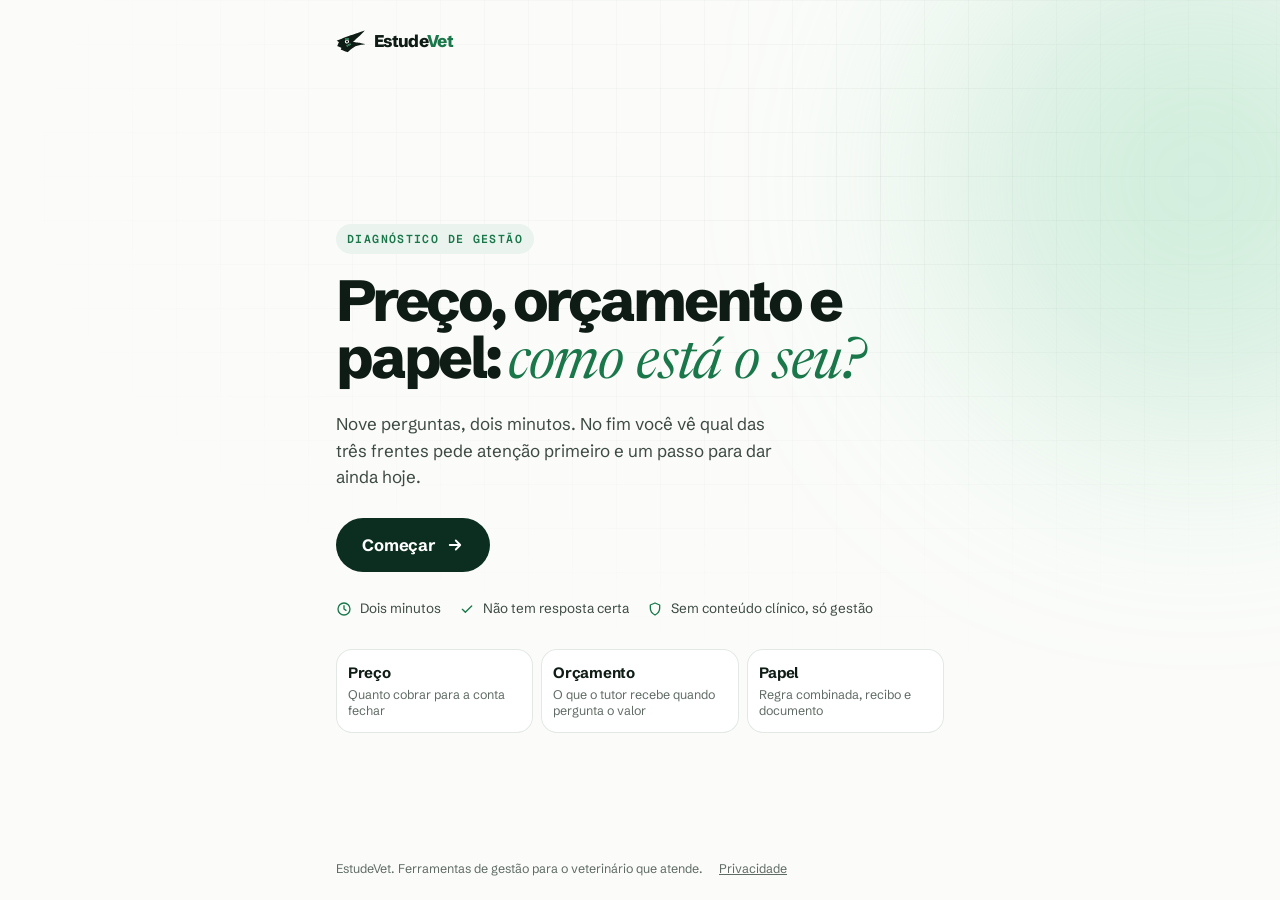
<file: diagnostico-gestao/index.html>
<!doctype html>
<html lang="pt-BR">
<head>
<meta charset="utf-8">
<meta name="viewport" content="width=device-width, initial-scale=1, viewport-fit=cover">
<title>Diagnóstico de gestão para quem atende · EstudeVet</title>
<meta name="description" content="Nove perguntas, dois minutos. Veja qual frente pede atenção primeiro: preço, orçamento ou papel. Para o veterinário que atende.">
<meta name="theme-color" content="#0c2e20">
<meta property="og:title" content="Preço, orçamento e papel: como está o seu?">
<meta property="og:description" content="Diagnóstico de gestão para o veterinário que atende. Nove perguntas, dois minutos.">
<meta property="og:type" content="website">
<link rel="preconnect" href="https://fonts.googleapis.com">
<link rel="preconnect" href="https://fonts.gstatic.com" crossorigin>
<link rel="stylesheet" href="https://fonts.googleapis.com/css2?family=Schibsted+Grotesk:wght@400;500;600;700;800&family=Newsreader:ital,opsz,wght@1,6..72,400;1,6..72,500&family=Geist+Mono:wght@400;500;600&display=swap">
<style>
:root{
  --papel:#fbfcfa;--sup:#fff;--tinta:#0e1c15;--tinta2:#3d4a43;--tinta3:#5f6b64;--linha:#e2e8e4;--linha2:#eef2ef;
  --nevoa:#eaf3ee;--mata:#0c2e20;--mata2:#123f2c;--folha:#19774a;--marca:#30a560;--broto:#86d4a9;
  --alerta:#c9392f;--alertaf:#fdeeec;
  --sans:"Schibsted Grotesk",ui-sans-serif,system-ui,"Segoe UI",Roboto,sans-serif;
  --serif:"Newsreader",ui-serif,Georgia,serif;--mono:"Geist Mono",ui-monospace,Menlo,Consolas,monospace;
  --mola:cubic-bezier(.22,1,.36,1);
}
*{box-sizing:border-box;margin:0;padding:0}
html{background:var(--papel);-webkit-text-size-adjust:100%}
body{font-family:var(--sans);color:var(--tinta);background:var(--papel);font-size:16px;line-height:1.55;-webkit-font-smoothing:antialiased;min-height:100dvh;display:flex;flex-direction:column;overflow-x:hidden}
button,input{font:inherit;color:inherit}
button{cursor:pointer;border:0;background:none}
:focus-visible{outline:2px solid var(--folha);outline-offset:3px;border-radius:8px}
[tabindex="-1"]:focus{outline:none}
.it{font-family:var(--serif);font-style:italic;font-weight:400;letter-spacing:-.02em;color:var(--folha)}
.rot{font-family:var(--mono);font-size:11.5px;letter-spacing:.12em;text-transform:uppercase;font-weight:500;color:var(--tinta3)}
.fundo{position:fixed;inset:0;pointer-events:none;overflow:hidden;z-index:0}
.fundo::before{content:"";position:absolute;inset:0;background:
  linear-gradient(to right,rgba(14,28,21,.045) 1px,transparent 1px) 0 0/44px 44px,
  linear-gradient(to bottom,rgba(14,28,21,.045) 1px,transparent 1px) 0 0/44px 44px;
  -webkit-mask-image:radial-gradient(70% 55% at 70% 20%,#000,transparent);mask-image:radial-gradient(70% 55% at 70% 20%,#000,transparent)}
.fundo::after{content:"";position:absolute;right:-180px;top:-80px;width:520px;height:520px;border-radius:50%;background:rgba(134,212,169,.35);filter:blur(110px)}

header.topo{position:relative;z-index:2;display:flex;align-items:center;gap:12px;max-width:640px;width:100%;margin:0 auto;padding:18px 16px 0}
.marca{display:inline-flex;align-items:center;gap:8px;font-weight:800;font-size:17px;letter-spacing:-.04em;color:var(--tinta);text-decoration:none}
.marca svg{width:30px;height:auto}.marca b{color:var(--folha);font-weight:800}
.mk-c{fill:none}.mk-e{fill:#0e1c15}.mk-v{fill:#19774a}
.passo-n{margin-left:auto;font-family:var(--mono);font-size:12px;color:var(--tinta3);font-variant-numeric:tabular-nums}
.trilho{position:relative;z-index:2;max-width:640px;width:calc(100% - 32px);margin:14px auto 0;height:4px;border-radius:99px;background:var(--linha);overflow:hidden;opacity:0;transition:opacity .3s}
.trilho.on{opacity:1}
.trilho i{display:block;height:100%;width:0;border-radius:99px;background:var(--folha);transition:width .45s var(--mola)}

main{position:relative;z-index:1;flex:1;display:flex;max-width:640px;width:100%;margin:0 auto;padding:20px 16px 28px}
.tela{width:100%;display:none;flex-direction:column}
.tela.on{display:flex;animation:entra .5s var(--mola) both}
@keyframes entra{from{opacity:0;transform:translateY(14px)}to{opacity:1;transform:none}}
@media (prefers-reduced-motion:reduce){.tela.on{animation:none}.trilho i,.barra i{transition:none!important}}

/* abertura */
.abre{justify-content:center;padding:4vh 0 2vh}
.selo{align-self:flex-start;font-family:var(--mono);font-size:11.5px;letter-spacing:.12em;text-transform:uppercase;font-weight:600;color:var(--folha);background:var(--nevoa);padding:6px 11px;border-radius:99px}
h1{font-size:clamp(36px,9.4vw,58px);font-weight:800;line-height:.99;letter-spacing:-.055em;margin-top:18px;text-wrap:balance}
.abre p.sub{font-size:17px;line-height:1.55;color:var(--tinta2);margin-top:18px;max-width:46ch;text-wrap:pretty}
.bt{display:inline-flex;align-items:center;justify-content:center;gap:10px;min-height:54px;padding:0 26px;border-radius:99px;background:var(--mata);color:#fff;font-weight:700;font-size:16.5px;letter-spacing:-.01em;text-decoration:none;transition:transform .18s var(--mola),background .2s}
.bt:hover{background:var(--mata2)}.bt:active{transform:scale(.98)}
.bt.folha{background:var(--folha)}.bt.folha:hover{background:#14643e}
.bt.clara{background:var(--sup);color:var(--tinta);box-shadow:inset 0 0 0 1px var(--linha)}
.bt.clara:hover{background:var(--nevoa)}
.bt.larga{width:100%}
.bt svg{width:18px;height:18px;flex:none}
.abre .bt{margin-top:28px;align-self:flex-start}
.garantias{list-style:none;display:flex;flex-wrap:wrap;gap:8px 18px;margin-top:26px;font-size:13.5px;color:var(--tinta2)}
.garantias li{display:flex;align-items:center;gap:8px}
.garantias svg{width:16px;height:16px;color:var(--folha);flex:none}
.frentes{display:grid;grid-template-columns:repeat(3,minmax(0,1fr));gap:8px;margin-top:30px}
.frentes div{background:var(--sup);border-radius:16px;box-shadow:inset 0 0 0 1px var(--linha);padding:12px 12px 13px}
.frentes b{display:block;font-size:15px;letter-spacing:-.02em}
.frentes span{display:block;font-size:12.5px;line-height:1.35;color:var(--tinta3);margin-top:2px}

/* pergunta */
.perg{padding-top:3vh}
.perg .frente{display:flex;align-items:center;gap:10px}
.perg .frente i{width:8px;height:8px;border-radius:50%;background:var(--folha)}
.perg h2{font-size:clamp(25px,6.6vw,34px);font-weight:700;line-height:1.1;letter-spacing:-.04em;margin-top:14px;text-wrap:balance;min-height:3.3em}
.ops{display:grid;gap:10px;margin-top:22px}
.op{display:flex;align-items:center;gap:14px;width:100%;min-height:60px;padding:12px 18px;border-radius:18px;background:var(--sup);box-shadow:inset 0 0 0 1px var(--linha);text-align:left;font-size:17px;font-weight:600;letter-spacing:-.015em;transition:box-shadow .18s,background .18s,transform .18s var(--mola)}
.op:hover{box-shadow:inset 0 0 0 1.5px rgba(95,107,100,.5)}
.op:active{transform:scale(.985)}
.op .bola{flex:none;width:22px;height:22px;border-radius:50%;box-shadow:inset 0 0 0 2px var(--linha);display:grid;place-items:center;transition:all .18s}
.op .bola svg{width:13px;height:13px;stroke:#fff;opacity:0}
.op[aria-checked="true"]{background:var(--nevoa);box-shadow:inset 0 0 0 2px var(--folha)}
.op[aria-checked="true"] .bola{background:var(--folha);box-shadow:none}
.op[aria-checked="true"] .bola svg{opacity:1}
.volta{align-self:flex-start;margin-top:20px;min-height:44px;padding:0 6px;font-size:14.5px;font-weight:500;color:var(--tinta3);display:inline-flex;align-items:center;gap:6px}
.volta:hover{color:var(--tinta)}.volta svg{width:15px;height:15px}

/* identificação */
.ident{padding-top:3vh}
.ident h2{font-size:clamp(28px,7.4vw,38px);font-weight:800;line-height:1.04;letter-spacing:-.05em;text-wrap:balance}
.ident p.sub{color:var(--tinta2);margin-top:10px;font-size:16px}
.campo{display:grid;gap:7px;margin-top:18px}
.campo label,.campo .lb{font-size:13.5px;font-weight:600;color:var(--tinta2)}
.campo .op2{font-weight:400;color:var(--tinta3)}
.campo input[type=text],.campo input[type=tel]{width:100%;height:56px;border-radius:16px;border:0;background:var(--sup);box-shadow:inset 0 0 0 1px var(--linha);padding:0 18px;font-size:17px;outline:none;transition:box-shadow .18s}
.campo input:focus{box-shadow:inset 0 0 0 2px var(--folha)}
.chips{display:flex;flex-wrap:wrap;gap:8px}
.chip{min-height:42px;padding:0 15px;border-radius:99px;background:var(--sup);box-shadow:inset 0 0 0 1px var(--linha);font-size:14.5px;font-weight:500;color:var(--tinta2);transition:all .18s}
.chip[aria-pressed="true"]{background:var(--folha);color:#fff;box-shadow:none}
.erro{min-height:22px;margin-top:10px;font-size:14px;color:var(--alerta);font-weight:500}
.nota{font-size:13px;color:var(--tinta3);margin-top:14px;line-height:1.45}
.nota a{color:inherit}
.isca{position:absolute;left:-9999px;width:1px;height:1px;opacity:0}

/* resultado */
.res{gap:14px;padding-top:1vh}
.painel{position:relative;overflow:hidden;border-radius:24px;background:var(--mata);color:#fff;padding:22px 22px 24px}
.painel::after{content:"";position:absolute;right:-90px;top:-90px;width:300px;height:300px;border-radius:50%;background:rgba(48,165,96,.35);filter:blur(80px)}
.painel>*{position:relative;z-index:1}
.painel .rot{color:var(--broto)}
.painel .geral{display:flex;align-items:baseline;gap:10px;margin-top:10px}
.painel .geral b{font-size:76px;font-weight:800;line-height:.9;letter-spacing:-.06em;font-variant-numeric:lining-nums}
.painel .geral span{font-size:17px;color:rgba(255,255,255,.65)}
.painel h2{font-size:clamp(26px,7vw,34px);font-weight:800;letter-spacing:-.045em;line-height:1.04;margin-top:14px}
.painel h2 .it{color:var(--broto)}
.painel p{font-size:15.5px;line-height:1.5;color:rgba(255,255,255,.8);margin-top:10px;max-width:44ch}
.cartao{border-radius:22px;background:var(--sup);box-shadow:inset 0 0 0 1px var(--linha);padding:20px}
.medidor{display:grid;gap:16px;margin-top:14px}
.med .lin{display:flex;align-items:baseline;gap:10px}
.med .nm{font-size:16px;font-weight:700;letter-spacing:-.02em}
.med .tag{font-family:var(--mono);font-size:10.5px;letter-spacing:.1em;text-transform:uppercase;font-weight:600;color:var(--alerta);background:var(--alertaf);padding:3px 8px;border-radius:99px}
.med .vl{margin-left:auto;font-size:17px;font-weight:700;letter-spacing:-.02em;font-variant-numeric:tabular-nums lining-nums;color:var(--tinta)}
.med .vl small{font-weight:400;color:var(--tinta3);font-size:12px}
.barra{height:10px;border-radius:99px;background:var(--linha2);margin-top:8px;overflow:hidden}
.barra i{display:block;height:100%;width:0;border-radius:99px;background:var(--folha);transition:width .9s var(--mola)}
.med .oq{font-size:13px;color:var(--tinta3);margin-top:6px;line-height:1.4}
.cartao h3{font-size:22px;font-weight:800;letter-spacing:-.04em;line-height:1.1;margin-top:8px}
.cartao p{font-size:15.5px;line-height:1.55;color:var(--tinta2);margin-top:10px}
.passo{margin-top:16px;border-radius:16px;background:var(--nevoa);padding:16px}
.passo .rot{color:var(--folha)}
.passo p{color:var(--tinta);margin-top:6px;font-weight:500}
.ferr{margin-top:16px;padding-top:16px;border-top:1px solid var(--linha)}
.ferr b{font-size:17px;letter-spacing:-.02em}
.ferr p{margin-top:4px;font-size:14.5px}
.acoes{display:grid;gap:10px;margin-top:16px}
.outra{font-size:14px;color:var(--tinta3);margin-top:14px;line-height:1.5}
.outra a{color:var(--folha);font-weight:600;text-underline-offset:3px}
.refaz{align-self:center;min-height:44px;font-size:14px;color:var(--tinta3);text-decoration:underline;text-underline-offset:3px}

footer{position:relative;z-index:1;max-width:640px;width:100%;margin:0 auto;padding:0 16px 22px;font-size:12.5px;color:var(--tinta3);display:flex;flex-wrap:wrap;gap:6px 16px}
footer a{color:inherit}
@media (min-width:700px){
  header.topo{padding-top:28px}
  main{padding-top:36px}
  .acoes{grid-template-columns:1fr 1fr}
}
@media (max-width:359px){.frentes{grid-template-columns:1fr}.painel .geral b{font-size:64px}}
</style>
</head>
<body>
<svg width="0" height="0" style="position:absolute" aria-hidden="true"><symbol id="mk" viewBox="0 0 580 440"><g class="mk-c" transform="translate(0,440.0) scale(0.1,-0.1)"><path d="M5139 4276 c-200 -68 -449 -154 -554 -191 -206 -73 -439 -154 -860 -300 -1634 -566 -1794 -623 -3320 -1199 l-279 -106 -63 -62 -63 -62 62 -64 c35 -35 132 -116 215 -179 84 -64 151 -118 149 -122 -10 -16 -296 -673 -296 -679 0 -4 30 -37 68 -74 50 -49 82 -71 126 -87 164 -60 562 -224 568 -234 13 -20 9 -90 -8 -146 -10 -36 -30 -69 -59 -100 l-44 -47 67 -67 c65 -64 72 -68 247 -138 364 -144 747 -278 1086 -380 l141 -42 70 69 c38 38 94 99 123 135 176 218 387 398 761 650 132 90 222 137 410 217 328 141 752 261 1194 341 235 42 287 49 549 70 l234 19 68 68 69 68 -67 69 c-116 117 -162 135 -528 202 -308 56 -570 97 -1200 185 -281 39 -516 73 -523 75 -11 4 298 297 723 685 775 706 1156 1081 1424 1403 13 16 9 23 -49 82 -36 36 -67 65 -71 65 -3 0 -170 -56 -370 -124z"/></g><g class="mk-e" transform="translate(0,440.0) scale(0.1,-0.1)"><path d="M5139 4156 c-200 -68 -449 -154 -554 -191 -206 -73 -439 -154 -860 -300 -1432 -496 -1807 -629 -2619 -935 -806 -304 -979 -369 -983 -374 -3 -3 381 -296 434 -331 1 0 -67 -160 -153 -355 -85 -194 -153 -358 -151 -364 3 -6 22 -17 43 -25 156 -55 644 -257 663 -274 85 -78 78 -237 -15 -337 -25 -27 -41 -51 -36 -54 19 -12 376 -151 557 -218 213 -78 503 -175 716 -239 l142 -42 31 35 c17 19 63 72 101 118 93 110 258 274 375 372 177 149 499 374 636 445 347 180 873 345 1414 442 235 42 287 49 549 70 128 11 238 24 243 29 16 16 -57 59 -145 87 -85 27 -333 75 -667 130 -202 32 -1184 174 -1460 210 -69 9 -132 19 -140 21 -11 4 -3 17 31 47 25 23 201 186 390 362 189 176 425 394 524 485 674 614 992 922 1198 1159 112 129 128 151 109 151 -5 0 -173 -56 -373 -124z m-2881 -1317 c65 -13 150 -65 179 -108 27 -39 30 -89 8 -131 -14 -28 -80 -79 -119 -94 -16 -5 -12 -11 28 -38 97 -64 169 -196 169 -313 1 -211 -179 -385 -400 -387 -120 -1 -215 37 -296 119 -176 177 -143 455 71 594 l44 28 -29 14 c-70 37 -108 109 -91 173 15 58 100 123 185 143 54 13 193 13 251 0z m549 -1163 c30 -54 53 -99 51 -101 -6 -5 -496 -274 -605 -333 -62 -33 -115 -57 -117 -54 -23 38 -107 204 -105 206 2 2 121 68 264 146 143 79 298 165 345 192 47 26 91 47 98 45 8 -1 38 -46 69 -101z"/><path d="M2035 2361 c-147 -66 -152 -281 -10 -355 54 -28 147 -29 194 -1 56 33 93 87 99 144 7 72 -5 117 -41 158 -61 69 -160 92 -242 54z"/></g><g class="mk-v" transform="translate(0,440.0) scale(0.1,-0.1)"><path d="M2040 2846 c-82 -15 -154 -51 -191 -95 -74 -91 -38 -179 101 -245 62 -29 71 -31 185 -31 145 1 215 23 283 90 38 39 42 47 42 94 0 44 -5 56 -36 91 -47 51 -126 88 -216 100 -87 11 -86 11 -168 -4z"/><path d="M2575 1698 c-88 -49 -247 -137 -352 -195 -106 -58 -193 -109 -193 -113 0 -8 70 -145 97 -188 l14 -23 77 42 c214 115 628 343 636 350 8 7 -100 220 -112 218 -4 -1 -79 -41 -167 -91z"/></g></symbol></svg>
<div class="fundo" aria-hidden="true"></div>

<header class="topo">
  <a class="marca" href="/" id="lk-marca" aria-label="EstudeVet, ir para a vitrine"><svg viewBox="0 0 580 440" aria-hidden="true"><use href="#mk"/></svg><span>Estude<b>Vet</b></span></a>
  <span class="passo-n" id="passo-n" aria-live="polite"></span>
</header>
<div class="trilho" id="trilho" role="progressbar" aria-label="Andamento do diagnóstico" aria-valuemin="0" aria-valuemax="9" aria-valuenow="0"><i></i></div>

<main>
  <!-- ABERTURA -->
  <section class="tela abre on" id="t-abre" aria-labelledby="titulo">
    <span class="selo" id="olho">diagnóstico de gestão</span>
    <h1 id="titulo"></h1>
    <p class="sub" id="sub"></p>
    <button class="bt" id="bt-comecar" type="button">Começar <svg viewBox="0 0 24 24" fill="none" stroke="currentColor" stroke-width="2.4" stroke-linecap="round" stroke-linejoin="round" aria-hidden="true"><path d="M5 12h14M13 6l6 6-6 6"/></svg></button>
    <ul class="garantias">
      <li><svg viewBox="0 0 24 24" fill="none" stroke="currentColor" stroke-width="2" stroke-linecap="round" stroke-linejoin="round" aria-hidden="true"><circle cx="12" cy="12" r="9"/><path d="M12 7v5l3 2"/></svg>Dois minutos</li>
      <li><svg viewBox="0 0 24 24" fill="none" stroke="currentColor" stroke-width="2" stroke-linecap="round" stroke-linejoin="round" aria-hidden="true"><path d="M5 12.5l4.5 4.5L19 7.5"/></svg>Não tem resposta certa</li>
      <li><svg viewBox="0 0 24 24" fill="none" stroke="currentColor" stroke-width="2" stroke-linecap="round" stroke-linejoin="round" aria-hidden="true"><path d="M12 3l7 3v5c0 4.5-3 8-7 10-4-2-7-5.500-7-10V6z"/></svg>Sem conteúdo clínico, só gestão</li>
    </ul>
    <div class="frentes" id="frentes-abre"></div>
  </section>

  <!-- PERGUNTA -->
  <section class="tela perg" id="t-perg" aria-live="polite">
    <div class="frente"><i aria-hidden="true"></i><span class="rot" id="p-frente"></span></div>
    <h2 id="p-texto" tabindex="-1"></h2>
    <div class="ops" id="p-ops" role="radiogroup" aria-labelledby="p-texto"></div>
    <button class="volta" id="bt-volta" type="button"><svg viewBox="0 0 24 24" fill="none" stroke="currentColor" stroke-width="2.2" stroke-linecap="round" stroke-linejoin="round" aria-hidden="true"><path d="M19 12H5M11 6l-6 6 6 6"/></svg>Voltar</button>
  </section>

  <!-- IDENTIFICAÇÃO -->
  <section class="tela ident" id="t-ident">
    <span class="rot">última etapa</span>
    <h2 style="margin-top:12px" id="i-titulo" tabindex="-1">Pronto. <span class="it">Como posso te chamar?</span></h2>
    <p class="sub">O resultado aparece na próxima tela.</p>
    <form id="form" novalidate>
      <div class="campo"><label for="f-nome">Seu nome</label><input id="f-nome" type="text" autocomplete="given-name" maxlength="80" placeholder="Como te chamam"></div>
      <div class="campo"><label for="f-zap">WhatsApp</label><input id="f-zap" type="tel" inputmode="numeric" autocomplete="tel-national" maxlength="16" placeholder="(79) 90000 0000"></div>
      <div class="campo"><span class="lb" id="lb-perfil">Você <span class="op2">opcional</span></span>
        <div class="chips" id="f-perfil" role="group" aria-labelledby="lb-perfil"></div></div>
      <label class="isca" aria-hidden="true">Não preencha<input id="f-site" type="text" tabindex="-1" autocomplete="off"></label>
      <div class="erro" id="f-erro" role="alert"></div>
      <button class="bt larga" type="submit" id="bt-ver">Ver meu resultado</button>
      <p class="nota">Não mando mensagem sem você falar comigo antes. <a href="/privacidade/" id="lk-priv" target="_blank" rel="noopener">Política de privacidade</a>.</p>
    </form>
    <button class="volta" id="bt-volta2" type="button"><svg viewBox="0 0 24 24" fill="none" stroke="currentColor" stroke-width="2.2" stroke-linecap="round" stroke-linejoin="round" aria-hidden="true"><path d="M19 12H5M11 6l-6 6 6 6"/></svg>Voltar</button>
  </section>

  <!-- RESULTADO -->
  <section class="tela res" id="t-res" aria-labelledby="r-faixa">
    <div class="painel">
      <span class="rot" id="r-ola">seu resultado</span>
      <div class="geral"><b id="r-geral">0,0</b><span>de 10</span></div>
      <h2 id="r-faixa" tabindex="-1"></h2>
      <p id="r-resumo"></p>
    </div>
    <div class="cartao">
      <span class="rot">frente por frente</span>
      <div class="medidor" id="r-medidor"></div>
    </div>
    <div class="cartao" id="r-foco"></div>
    <button class="refaz" id="bt-refazer" type="button">Refazer o diagnóstico</button>
  </section>
</main>

<footer>
  <span>EstudeVet. Ferramentas de gestão para o veterinário que atende.</span>
  <a href="/privacidade/" id="lk-priv2">Privacidade</a>
</footer>

<script>
/* =====================================================================
   CONFIGURAÇÃO. É aqui que se mexe.
   ===================================================================== */
const CONFIG = {
  /* para onde vão os botões "ver a ferramenta". No mesmo domínio da vitrine, deixe "/" */
  VITRINE: "/",
  PRIVACIDADE: "/privacidade/",
  WHATSAPP: "5574999991455",
  /* "antes" = pede nome e WhatsApp antes do resultado. "nunca" = mostra direto, sem gravar lead */
  PEDIR_LEAD: "antes",
  SALVAR_LEAD: true,
  SUPABASE_URL: "https://opuaaoccuzkbahuvwamf.supabase.co",
  /* chave ANON. A service_role nunca entra em arquivo de página. */
  SUPABASE_ANON: "eyJhbGciOiJIUzI1NiIsInR5cCI6IkpXVCJ9.eyJpc3MiOiJzdXBhYmFzZSIsInJlZiI6Im9wdWFhb2NjdXprYmFodXZ3YW1mIiwicm9sZSI6ImFub24iLCJpYXQiOjE3ODg2MDQ0MjQsImV4cCI6MjEwNDE4MDQyNH0.egbaw_TfReccQCWyp_uwcN-mjzwjkDfIewZXj6R1jNA",
  /* ID do Pixel da Meta. Vazio = não carrega nada. */
  PIXEL_ID: "",
};

/* ---------------------------------------------------------------------
   ENTRADAS POR ANÚNCIO. O link do anúncio termina em ?ad=chave.
   Cada entrada muda o título de abertura e qual frente vem primeiro.
   Para criar uma nova, copie um bloco e troque a chave.
   --------------------------------------------------------------------- */
const ENTRADAS = {
  padrao:    { olho: "diagnóstico de gestão", titulo: 'Preço, orçamento e papel: <span class="it">como está o seu?</span>', primeiro: "preco" },
  preco:     { olho: "sobre o seu preço",     titulo: 'O que você cobra hoje <span class="it">fecha o seu mês?</span>', primeiro: "preco" },
  margem:    { olho: "sobre a sua margem",    titulo: 'Você soma a margem <span class="it">ou divide?</span>', primeiro: "preco" },
  orcamento: { olho: "sobre o seu orçamento", titulo: 'O tutor perguntou quanto fica. <span class="it">O que ele recebe?</span>', primeiro: "orcamento" },
  falta:     { olho: "sobre falta e atraso",  titulo: 'Faltou e não avisou. <span class="it">A regra estava combinada?</span>', primeiro: "papel" },
  recibo:    { olho: "sobre recibo e papel",  titulo: 'O tutor pediu recibo para o plano. <span class="it">Você tem um pronto?</span>', primeiro: "papel" },
};
const SUB = "Nove perguntas, dois minutos. No fim você vê qual das três frentes pede atenção primeiro e um passo para dar ainda hoje.";

/* ---------------------------------------------------------------------
   AS TRÊS FRENTES, com as perguntas, o laudo e a ferramenta de cada uma.
   --------------------------------------------------------------------- */
const FRENTES = {
  preco: {
    nome: "Preço", curto: "Quanto cobrar para a conta fechar",
    perguntas: [
      "Sei quanto custa uma hora do meu trabalho, já com as contas fixas do mês dentro.",
      "O preço que eu cobro já tem o imposto e a taxa da maquininha embutidos.",
      "Sei quantos atendimentos preciso fazer no mês para pagar todas as contas.",
    ],
    baixo: "Pelo que você respondeu, o seu preço hoje vem mais do costume ou do que os colegas cobram do que de uma conta com os seus custos. Assim dá para trabalhar o mês inteiro sem saber se sobrou.",
    medio: "Você já faz parte da conta, mas ainda fica algum custo de fora na hora de fechar o preço. É o tipo de furo que só aparece no fim do mês.",
    passo: "Some tudo o que você paga no mês para poder atender (carro, celular, anuidade, contador, material) e divida pelo número de atendimentos que você faz. Esse é o custo fixo de cada atendimento, antes de combustível e imposto.",
    produto: "precificacao", ferramenta: "Precificação completa",
    oque: "Faz essa conta inteira com os seus números: custo fixo, deslocamento, imposto, maquininha e margem. No fim mostra o preço mínimo e em quantos atendimentos o mês empata.",
  },
  orcamento: {
    nome: "Orçamento", curto: "O que o tutor recebe quando pergunta o valor",
    perguntas: [
      "Quando o tutor pede o valor, mando item por item, e não só o total.",
      "Meu orçamento vai com validade e forma de pagamento escritas.",
      "Guardo os orçamentos que mandei e sei quais ficaram sem resposta.",
    ],
    baixo: "Pelo que você respondeu, o tutor costuma receber um número solto na conversa. Sem item, validade e forma de pagamento, ele não tem o que comparar nem o que aprovar, e você não tem registro do que propôs.",
    medio: "Seu orçamento já tem estrutura em parte das vezes. Falta virar padrão, para sair igual em toda conversa e ficar guardado.",
    passo: "No próximo orçamento, mande três linhas em vez de um número: o que está incluso, até quando o valor vale e como pode pagar.",
    produto: "orcamento", ferramenta: "Orçamento personalizado",
    oque: "Você cadastra os seus serviços uma vez. A cada pedido, toca nos itens e sai a folha com a sua logo e a mensagem do WhatsApp já escrita. O histórico fica guardado no seu aparelho.",
  },
  papel: {
    nome: "Papel", curto: "Regra combinada, recibo e documento",
    perguntas: [
      "O tutor conhece a minha regra de cancelamento e falta antes do dia do atendimento.",
      "Quando o tutor pede um recibo, eu tenho um modelo pronto para preencher.",
      "O que eu combino de importante (serviço, valor, uso de imagem) fica por escrito, não só na conversa.",
    ],
    baixo: "Pelo que você respondeu, a maior parte do que você combina com o tutor fica só na conversa. Quando alguém falta, atrasa ou pede um recibo, você resolve na hora, do zero.",
    medio: "Você já tem parte dos combinados por escrito. Faltam os modelos prontos para não redigir tudo de novo a cada caso.",
    passo: "Escolha um prazo para cancelar e uma tolerância de atraso, e mande os dois por escrito na confirmação de cada atendimento, antes do dia.",
    produto: "pasta", ferramenta: "A pasta do autônomo",
    oque: "Treze documentos com o texto pronto: recibo para reembolso, termo de agendamento com política de falta, contrato e outros. Você preenche os campos e imprime. São modelos e não substituem advogado.",
  },
};
const ESCALA = [["Nunca", 0], ["Às vezes", 1], ["Quase sempre", 2], ["Sempre", 3]];
const FAIXAS = [
  [3.5, 'No <span class="it">improviso</span>', "Hoje quase tudo se resolve na hora, de cabeça. Funciona enquanto a agenda está leve. A boa notícia é que o primeiro ajuste é pequeno."],
  [6,   'Na <span class="it">memória</span>', "Você tem um jeito de fazer, mas ele mora na sua cabeça e muda de um dia para o outro. Falta pôr no papel o que já funciona."],
  [8.5, 'Quase <span class="it">no lugar</span>', "A base está montada. Sobrou uma frente mais solta que as outras, e é nela que vale mexer primeiro."],
  [11,  'Casa <span class="it">arrumada</span>', "Preço, orçamento e papel estão sob controle. Pelo que você respondeu, não é ferramenta nova que falta."],
];
const PERFIS = { "Atendo sozinho": "Veterinário autônomo", "Tenho clínica": "Dono ou gestor de clínica", "Recém-formado": "Recém-formado", "Outro": "Outro" };

/* =====================================================================
   Daqui para baixo é o funcionamento.
   ===================================================================== */
const $ = s => document.querySelector(s);
const Q = new URLSearchParams(location.search);
const chaveAd = (Q.get("ad") || "").toLowerCase().replace(/[^a-z0-9_-]/g, "");
const entrada = ENTRADAS[chaveAd] || ENTRADAS.padrao;
const nomeEntrada = ENTRADAS[chaveAd] ? chaveAd : "padrao";
const ordemFrentes = [entrada.primeiro, ...Object.keys(FRENTES).filter(f => f !== entrada.primeiro)];
const PERGUNTAS = ordemFrentes.flatMap(f => FRENTES[f].perguntas.map((texto, i) => ({ frente: f, i, texto })));
const TOTAL = PERGUNTAS.length;
const respostas = new Array(TOTAL).fill(null);
let atual = 0, perfil = "", abriuEm = Date.now(), travado = false;
const so = t => String(t || "").replace(/\D/g, "");
const esc = t => String(t).replace(/[&<>"]/g, c => ({ "&": "&amp;", "<": "&lt;", ">": "&gt;", '"': "&quot;" }[c]));
const nota = n => n.toFixed(1).replace(".", ",");

/* ---- rastreio que acompanha a pessoa até a vitrine ---- */
const LEVA = ["utm_source", "utm_medium", "utm_campaign", "utm_content", "utm_term", "fbclid", "gclid", "src", "sck"];
function comRastreio(url) {
  try {
    const u = new URL(url, location.href);
    LEVA.forEach(k => { const v = Q.get(k); if (v && !u.searchParams.has(k)) u.searchParams.set(k, v); });
    return u.toString();
  } catch (e) { return url; }
}
function evento(nome, dados) {
  try { if (window.fbq) window.fbq(nome === "Lead" ? "track" : "trackCustom", nome, dados || {}); } catch (e) {}
  try { (window.dataLayer = window.dataLayer || []).push({ event: nome, ...(dados || {}) }); } catch (e) {}
}
if (CONFIG.PIXEL_ID) {
  !function (f, b, e, v, n, t, s) { if (f.fbq) return; n = f.fbq = function () { n.callMethod ? n.callMethod.apply(n, arguments) : n.queue.push(arguments) }; if (!f._fbq) f._fbq = n; n.push = n; n.loaded = !0; n.version = "2.0"; n.queue = []; t = b.createElement(e); t.async = !0; t.src = v; s = b.getElementsByTagName(e)[0]; s.parentNode.insertBefore(t, s) }(window, document, "script", "https://connect.facebook.net/en_US/fbevents.js");
  fbq("init", CONFIG.PIXEL_ID); fbq("track", "PageView");
}

/* ---- lead: mesma chave e mesmas tabelas da vitrine ---- */
const CHAVE = "estudevet_lead";
function lerLead() {
  try { const l = JSON.parse(localStorage.getItem(CHAVE) || "null"); return l && typeof l.id === "string" && typeof l.nome === "string" ? l : null; } catch (e) { return null; }
}
function gravarLead(l) { try { localStorage.setItem(CHAVE, JSON.stringify(l)); } catch (e) {} }
let leadMemoria = null;
const leadAtual = () => lerLead() || leadMemoria;
async function enviar(tabela, corpo) {
  if (!CONFIG.SALVAR_LEAD || !CONFIG.SUPABASE_URL || !CONFIG.SUPABASE_ANON) return false;
  try {
    const r = await fetch(CONFIG.SUPABASE_URL + "/rest/v1/" + tabela, {
      method: "POST", keepalive: true,
      headers: { apikey: CONFIG.SUPABASE_ANON, Authorization: "Bearer " + CONFIG.SUPABASE_ANON, "Content-Type": "application/json", Prefer: "return=minimal" },
      body: JSON.stringify(corpo),
    });
    return r.ok;
  } catch (e) { return false; }
}
/* tipos aceitos pela política de lead_eventos: abriu_produto, perguntou_produto, pediu_orcamento, descreveu_caso */
function registrar(tipo, detalhe) {
  const l = leadAtual(); if (!l) return;
  enviar("lead_eventos", { lead_id: l.id, tipo, detalhe: String(detalhe).slice(0, 4000), prazo: null });
}
const origem = () => Q.get("src") || Q.get("utm_source") || ("diagnostico-" + nomeEntrada);
function mascaraZap(v) {
  const d = so(v).slice(0, 11);
  if (d.length > 10) return d.replace(/(\d{2})(\d{5})(\d{0,4})/, "($1) $2 $3").trim();
  if (d.length > 6) return d.replace(/(\d{2})(\d{4})(\d{0,4})/, "($1) $2 $3").trim();
  if (d.length > 2) return d.replace(/(\d{2})(\d{0,5})/, "($1) $2").trim();
  return d;
}

/* ---- telas ---- */
function mostra(id) {
  document.querySelectorAll(".tela").forEach(t => t.classList.toggle("on", t.id === id));
  window.scrollTo(0, 0);
}
function andamento(n, rotulo) {
  const tr = $("#trilho");
  tr.classList.toggle("on", n !== null);
  if (n !== null) { tr.firstElementChild.style.width = (n / TOTAL * 100) + "%"; tr.setAttribute("aria-valuenow", String(n)); }
  $("#passo-n").textContent = rotulo || "";
}
const CHECK = '<svg viewBox="0 0 24 24" fill="none" stroke-width="3.4" stroke-linecap="round" stroke-linejoin="round" aria-hidden="true"><path d="M5 12.5l4.5 4.5L19 7.5"/></svg>';

function pintaPergunta(foco) {
  const p = PERGUNTAS[atual], f = FRENTES[p.frente];
  andamento(atual, (atual + 1) + " de " + TOTAL);
  $("#p-frente").textContent = f.nome;
  $("#p-texto").textContent = p.texto;
  $("#p-ops").innerHTML = ESCALA.map(([r, v]) =>
    `<button class="op" type="button" role="radio" aria-checked="${respostas[atual] === v}" data-v="${v}"><span class="bola">${CHECK}</span>${r}</button>`).join("");
  mostra("t-perg");
  /* reinicia a animação de entrada a cada pergunta */
  const t = $("#t-perg"); t.style.animation = "none"; void t.offsetWidth; t.style.animation = "";
  if (foco) $("#p-texto").focus({ preventScroll: true });
}
$("#p-ops").addEventListener("click", e => {
  const b = e.target.closest(".op"); if (!b || travado) return;
  travado = true;
  respostas[atual] = Number(b.dataset.v);
  document.querySelectorAll("#p-ops .op").forEach(o => o.setAttribute("aria-checked", String(o === b)));
  setTimeout(() => {
    travado = false;
    if (atual < TOTAL - 1) { atual++; pintaPergunta(true); }
    else fimDasPerguntas();
  }, 260);
});
$("#p-ops").addEventListener("keydown", e => {
  const ops = [...document.querySelectorAll("#p-ops .op")], i = ops.indexOf(document.activeElement);
  if (i < 0) return;
  if (e.key === "ArrowDown" || e.key === "ArrowRight") { e.preventDefault(); ops[(i + 1) % ops.length].focus(); }
  if (e.key === "ArrowUp" || e.key === "ArrowLeft") { e.preventDefault(); ops[(i - 1 + ops.length) % ops.length].focus(); }
});
$("#bt-volta").onclick = () => { if (atual > 0) { atual--; pintaPergunta(true); } else { andamento(null); mostra("t-abre"); } };
$("#bt-volta2").onclick = () => { atual = TOTAL - 1; pintaPergunta(true); };
$("#bt-comecar").onclick = () => { evento("DiagnosticoIniciado", { entrada: nomeEntrada }); atual = respostas.findIndex(r => r === null); if (atual < 0) atual = 0; pintaPergunta(true); };

function fimDasPerguntas() {
  if (CONFIG.PEDIR_LEAD === "nunca" || leadAtual()) return resultado();
  andamento(TOTAL, "quase lá");
  abriuEm = Date.now();
  mostra("t-ident");
  $("#i-titulo").focus({ preventScroll: true });
}

/* ---- identificação ---- */
$("#f-perfil").innerHTML = Object.keys(PERFIS).map(p => `<button class="chip" type="button" aria-pressed="false" data-p="${p}">${p}</button>`).join("");
$("#f-perfil").addEventListener("click", e => {
  const b = e.target.closest(".chip"); if (!b) return;
  perfil = perfil === b.dataset.p ? "" : b.dataset.p;
  document.querySelectorAll("#f-perfil .chip").forEach(c => c.setAttribute("aria-pressed", String(c.dataset.p === perfil)));
});
$("#f-zap").addEventListener("input", e => { e.target.value = mascaraZap(e.target.value); });
$("#form").addEventListener("input", () => { $("#f-erro").textContent = ""; });
$("#form").addEventListener("submit", async e => {
  e.preventDefault();
  const nome = $("#f-nome").value.trim().replace(/\s+/g, " "), zap = so($("#f-zap").value), er = $("#f-erro");
  er.textContent = "";
  if (nome.length < 2) { er.textContent = "Como posso te chamar?"; $("#f-nome").focus(); return; }
  if (zap.length < 10 || zap.length > 11) { er.textContent = "Confere o WhatsApp, com o DDD."; $("#f-zap").focus(); return; }
  const bt = $("#bt-ver"); bt.disabled = true; bt.textContent = "Um instante";
  /* campo isca preenchido ou envio rápido demais: é robô. Mostra o resultado e não grava nada. */
  const humano = !$("#f-site").value && Date.now() - abriuEm > 2000;
  const l = { id: (crypto.randomUUID ? crypto.randomUUID() : Date.now() + Math.random().toString(16).slice(2)), nome, whatsapp: zap, email: null, perfil: PERFIS[perfil] || "", origem: origem() };
  leadMemoria = l;
  if (humano) {
    gravarLead(l);
    await enviar("leads", { ...l, status: "novo" });
    evento("Lead", { content_name: "diagnostico-gestao", entrada: nomeEntrada });
  } else { CONFIG.SALVAR_LEAD = false; }
  bt.disabled = false; bt.textContent = "Ver meu resultado";
  resultado();
});

/* ---- conta e laudo ---- */
function contas() {
  const porFrente = {};
  PERGUNTAS.forEach((p, i) => { porFrente[p.frente] = (porFrente[p.frente] || 0) + (respostas[i] || 0); });
  const notas = {}; Object.keys(FRENTES).forEach(f => { notas[f] = Math.round(porFrente[f] / 9 * 100) / 10; });
  const geral = Math.round(Object.values(notas).reduce((a, b) => a + b, 0) / 3 * 10) / 10;
  /* a mais fraca; no empate vale a frente do anúncio, depois a ordem das perguntas */
  const ordem = [...ordemFrentes].sort((a, b) => notas[a] - notas[b] || ordemFrentes.indexOf(a) - ordemFrentes.indexOf(b));
  const faixa = FAIXAS.find(f => geral < f[0]);
  return { notas, geral, fraca: ordem[0], segunda: ordem[1], faixa, tudoBem: ordem.every(f => notas[f] >= 8.5) };
}
function linkProduto(id) { return comRastreio(CONFIG.VITRINE + "#produto-" + id); }
function linkZap(texto) { return "https://wa.me/" + CONFIG.WHATSAPP + "?text=" + encodeURIComponent(texto); }
const ZAP = '<svg viewBox="0 0 24 24" fill="none" stroke="currentColor" stroke-width="2" stroke-linecap="round" stroke-linejoin="round" aria-hidden="true"><path d="M7.9 20A9 9 0 1 0 4 16.1L2 22Z"/></svg>';

function resultado() {
  const c = contas(), l = leadAtual(), F = FRENTES[c.fraca];
  andamento(null);
  $("#r-ola").textContent = l && l.nome ? "resultado de " + l.nome.split(/\s+/)[0] : "seu resultado";
  $("#r-geral").textContent = nota(c.geral);
  $("#r-faixa").innerHTML = c.faixa[1];
  $("#r-resumo").textContent = c.faixa[2];
  $("#r-medidor").innerHTML = ordemFrentes.map(f => `
    <div class="med" role="img" aria-label="${FRENTES[f].nome}: ${nota(c.notas[f])} de 10${f === c.fraca && !c.tudoBem ? ", a frente mais solta" : ""}">
      <div class="lin"><span class="nm">${FRENTES[f].nome}</span>${f === c.fraca && !c.tudoBem ? '<span class="tag">mais solta</span>' : ""}<span class="vl">${nota(c.notas[f])}<small> /10</small></span></div>
      <div class="barra"><i data-w="${c.notas[f] * 10}"></i></div>
      <div class="oq">${FRENTES[f].curto}</div>
    </div>`).join("");

  const resumoZap = `Nota geral ${nota(c.geral)}. ` + ordemFrentes.map(f => `${FRENTES[f].nome} ${nota(c.notas[f])}`).join(", ") + ".";
  let html;
  if (c.tudoBem) {
    const msg = `Oi! Fiz o diagnóstico de gestão da EstudeVet. ${resumoZap} Está tudo no lugar por aqui, mas queria conversar sobre o próximo passo.`;
    html = `<span class="rot">e agora</span>
      <h3>Aqui não falta ferramenta.</h3>
      <p>As três frentes passaram de 8,5. Se o próximo passo for crescer (equipe, site, acompanhamento de tutor), isso é conversa, não produto pronto.</p>
      <div class="acoes">
        <a class="bt folha larga" id="a-zap" href="${linkZap(msg)}" target="_blank" rel="noopener">${ZAP}Conversar no WhatsApp</a>
        <a class="bt clara larga" id="a-vitrine" href="${comRastreio(CONFIG.VITRINE)}">Ver a vitrine</a>
      </div>`;
  } else {
    const msg = `Oi! Fiz o diagnóstico de gestão da EstudeVet. ${resumoZap} Minha frente mais solta é ${F.nome}. Queria conversar sobre isso.`;
    const S = FRENTES[c.segunda];
    html = `<span class="rot">por onde começar</span>
      <h3>Comece por ${F.nome.toLowerCase()}.</h3>
      <p>${c.notas[c.fraca] < 6 ? F.baixo : F.medio}</p>
      <div class="passo"><span class="rot">um passo para hoje, sem comprar nada</span><p>${F.passo}</p></div>
      <div class="ferr"><span class="rot">se quiser encurtar o caminho</span><br><b>${F.ferramenta}</b><p>${F.oque}</p></div>
      <div class="acoes">
        <a class="bt folha larga" id="a-produto" href="${linkProduto(F.produto)}">Ver funcionando</a>
        <a class="bt clara larga" id="a-zap" href="${linkZap(msg)}" target="_blank" rel="noopener">${ZAP}Mandar meu resultado</a>
      </div>
      ${c.notas[c.segunda] < 6 ? `<p class="outra">Depois, vale olhar ${S.nome.toLowerCase()}: a ferramenta dessa frente é <a id="a-segunda" href="${linkProduto(S.produto)}">${S.ferramenta}</a>.</p>` : ""}`;
  }
  $("#r-foco").innerHTML = html;
  mostra("t-res");
  requestAnimationFrame(() => requestAnimationFrame(() => document.querySelectorAll(".barra i").forEach(b => { b.style.width = b.dataset.w + "%"; })));
  $("#r-faixa").focus({ preventScroll: true });

  const faixaTxt = c.faixa[1].replace(/<[^>]+>/g, "");
  registrar("descreveu_caso", `Diagnóstico de gestão (entrada: ${nomeEntrada}). ${resumoZap} Faixa: ${faixaTxt}.` + (c.tudoBem ? " Tudo acima de 8,5." : ` Frente mais solta: ${F.nome}.`));
  evento("DiagnosticoConcluido", { entrada: nomeEntrada, frente: c.tudoBem ? "nenhuma" : c.fraca, nota: c.geral });

  const ap = $("#a-produto"); if (ap) ap.addEventListener("click", () => { registrar("abriu_produto", "Saiu do diagnóstico para ver: " + F.ferramenta); evento("DiagnosticoVerProduto", { produto: F.produto }); });
  const as = $("#a-segunda"); if (as) as.addEventListener("click", () => registrar("abriu_produto", "Saiu do diagnóstico para ver: " + FRENTES[c.segunda].ferramenta));
  const az = $("#a-zap"); if (az) az.addEventListener("click", () => { registrar(c.tudoBem ? "pediu_orcamento" : "perguntou_produto", c.tudoBem ? "Chamou no WhatsApp depois do diagnóstico, com tudo acima de 8,5" : "Mandou o resultado do diagnóstico no WhatsApp. Frente: " + F.nome); try { if (window.fbq) fbq("track", "Contact"); } catch (e) {} });
}
$("#bt-refazer").onclick = () => { respostas.fill(null); atual = 0; pintaPergunta(true); };

/* ---- abertura ---- */
$("#olho").textContent = entrada.olho;
$("#titulo").innerHTML = entrada.titulo;
$("#sub").textContent = SUB;
$("#frentes-abre").innerHTML = ordemFrentes.map(f => `<div><b>${FRENTES[f].nome}</b><span>${FRENTES[f].curto}</span></div>`).join("");
$("#lk-marca").href = comRastreio(CONFIG.VITRINE);
$("#lk-priv").href = CONFIG.PRIVACIDADE; $("#lk-priv2").href = CONFIG.PRIVACIDADE;
</script>
</body>
</html>
</file>
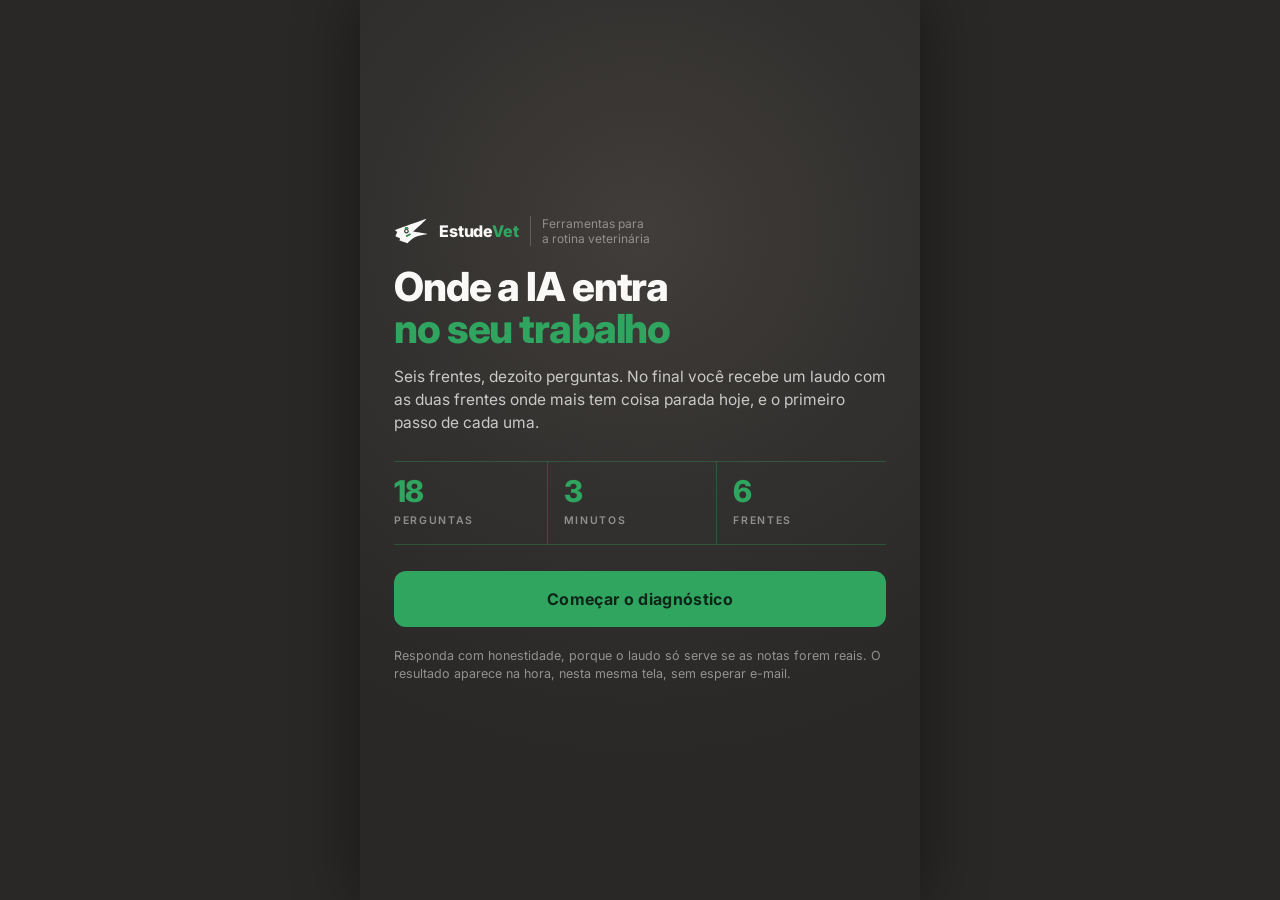
<file: diagnostico/index.html>
<!DOCTYPE html>
<html lang="pt-BR">
<head>
<meta charset="UTF-8">
<meta name="viewport" content="width=device-width, initial-scale=1, viewport-fit=cover">
<title>Diagnóstico de IA na sua rotina</title>
<meta name="description" content="Seis frentes, dezoito perguntas. Descubra onde a IA entra no seu trabalho hoje, e onde não vale a pena.">
<meta name="theme-color" content="#292827">
<link rel="icon" href="/assets/favicon-64.png">
<link rel="preconnect" href="https://fonts.googleapis.com">
<link rel="preconnect" href="https://fonts.gstatic.com" crossorigin>
<link href="https://fonts.googleapis.com/css2?family=Inter:wght@400;500;600;700;800&display=swap" rel="stylesheet">
<style>
:root{
  /* Identidade EstudeVet */
  --grafite:#292827;
  --grafite-2:#33312f;
  --grafite-3:#403d3a;
  --verde:#30a560;
  --verde-2:#26874e;
  --verde-3:#7ad9a3;
  --verde-claro:#e7f5ec;
  --ambar:#c9822f;
  --papel:#faf9f7;
  --papel-2:#efece8;
  --tinta:#292827;
  --tinta-2:#4a4744;
  --apoio:#7f7a74;
  --linha:rgba(41,40,39,.13);
  --sans:"Inter",-apple-system,BlinkMacSystemFont,"Segoe UI",Roboto,Arial,sans-serif;
}
*{box-sizing:border-box;-webkit-tap-highlight-color:transparent}
html,body{margin:0;padding:0}
body{background:var(--grafite);color:var(--tinta);font-family:var(--sans);
  font-size:16px;line-height:1.5;-webkit-font-smoothing:antialiased}
.wrap{max-width:560px;margin:0 auto;min-height:100vh;background:var(--papel);
  background-image:radial-gradient(120% 55% at 62% 18%, #eef6f0 0%, rgba(238,246,240,0) 60%);
  box-shadow:0 0 60px rgba(0,0,0,.45);display:flex;flex-direction:column}
.pad{padding:26px 22px}
@media(min-width:520px){.pad{padding:34px 34px}}

.escuro{color:var(--papel);background:var(--grafite);
  background-image:radial-gradient(118% 72% at 50% 26%, var(--grafite-3) 0%, var(--grafite-2) 40%, var(--grafite) 80%)}

.eyebrow{font-size:11.5px;letter-spacing:.19em;text-transform:uppercase;
  color:var(--verde-3);font-weight:700;margin:0 0 14px}
.eyebrow.dk{color:var(--verde-2)}
.eyebrow.pale{color:rgba(250,249,247,.42)}

.marca{display:flex;align-items:center;gap:11px;margin:0 0 20px}
.marca svg{width:34px;height:26px;flex:0 0 auto}
.marca b{font-size:16px;font-weight:800;letter-spacing:-.01em;color:var(--papel)}
.marca b i{font-style:normal;color:var(--verde)}
.marca span{font-size:12px;color:rgba(250,249,247,.45);border-left:1px solid rgba(250,249,247,.2);
  padding-left:11px;line-height:1.25}

/* ---------- capa ---------- */
#capa{flex:1;display:flex;flex-direction:column;justify-content:center}
#capa h1{font-size:40px;line-height:1.05;margin:0 0 15px;font-weight:800;letter-spacing:-.028em}
#capa h1 em{font-style:normal;color:var(--verde);display:block}
@media(max-width:380px){#capa h1{font-size:35px}}
#capa p.lead{color:rgba(250,249,247,.76);font-size:15.5px;margin:0 0 22px}
.meta{display:flex;border-top:1px solid rgba(48,165,96,.32);
  border-bottom:1px solid rgba(48,165,96,.32);margin:4px 0 26px}
.meta div{flex:1;padding:14px 8px 14px 0}
.meta div+div{padding-left:16px;border-left:1px solid rgba(48,165,96,.32)}
.meta b{display:block;font-size:30px;color:var(--verde);font-weight:800;line-height:1;letter-spacing:-.02em}
.meta span{font-size:10.5px;letter-spacing:.16em;text-transform:uppercase;
  color:rgba(250,249,247,.48);font-weight:600}
.nota-pe{font-size:12.5px;color:rgba(250,249,247,.5);margin:20px 0 0;line-height:1.5}
.nota-pe a{color:rgba(250,249,247,.72)}

/* ---------- botões ---------- */
.btn{display:block;width:100%;border:0;cursor:pointer;font-family:var(--sans);
  font-size:16px;font-weight:700;letter-spacing:.02em;
  padding:18px;border-radius:12px;text-align:center;text-decoration:none;line-height:1.26;
  transition:transform .12s ease,background .12s ease}
.btn:active{transform:scale(.985)}
.btn-v{background:var(--verde);color:#0e2417}
.btn-v:hover{background:var(--verde-3)}
.btn:focus-visible{outline:3px solid var(--verde);outline-offset:3px}
.btn-zap{display:flex;align-items:center;justify-content:center;gap:12px;
  font-size:17.5px;padding:20px 18px;
  box-shadow:0 10px 26px rgba(0,0,0,.4), 0 0 22px rgba(48,165,96,.24);
  animation:pulso 2.8s ease-out infinite}
.btn-zap svg{width:22px;height:22px;flex:0 0 auto}
@media(max-width:380px){.btn-zap{font-size:16px;gap:10px}}
@keyframes pulso{
  0%  {box-shadow:0 10px 26px rgba(0,0,0,.4), 0 0 22px rgba(48,165,96,.24), 0 0 0 0 rgba(48,165,96,.45)}
  70% {box-shadow:0 10px 26px rgba(0,0,0,.4), 0 0 22px rgba(48,165,96,.24), 0 0 0 15px rgba(48,165,96,0)}
  100%{box-shadow:0 10px 26px rgba(0,0,0,.4), 0 0 22px rgba(48,165,96,.24), 0 0 0 0 rgba(48,165,96,0)}
}

/* ---------- formulário ---------- */
#form{display:none;flex:1;flex-direction:column;justify-content:center}
#form h2{font-size:31px;line-height:1.08;margin:0 0 11px;font-weight:800;letter-spacing:-.025em}
#form h2 em{font-style:normal;color:var(--verde);display:block}
#form .sub{color:rgba(250,249,247,.74);font-size:15px;margin:0 0 24px}
@media(max-width:380px){#form h2{font-size:27px}}
.campo{margin:0 0 13px}
.campo label{display:block;font-size:11px;letter-spacing:.17em;text-transform:uppercase;
  color:rgba(250,249,247,.5);margin:0 0 8px;font-weight:700}
.campo label i{font-style:normal;color:rgba(250,249,247,.32);letter-spacing:.06em;text-transform:none}
.campo input,.campo select{width:100%;background:rgba(250,249,247,.06);
  border:1px solid rgba(48,165,96,.34);border-radius:10px;padding:15px;
  color:var(--papel);font-family:var(--sans);font-size:16px;line-height:1.2}
.campo input::placeholder{color:rgba(250,249,247,.32)}
.campo input:focus,.campo select:focus{outline:none;border-color:var(--verde);
  background:rgba(250,249,247,.1)}
.campo select{-webkit-appearance:none;appearance:none;
  background-image:url("data:image/svg+xml;utf8,<svg xmlns='http://www.w3.org/2000/svg' viewBox='0 0 12 8'><path fill='none' stroke='%2330a560' stroke-width='1.8' d='M1 1.5l5 5 5-5'/></svg>");
  background-repeat:no-repeat;background-position:right 15px center;background-size:12px}
.campo select option{color:#292827;background:#fff}
.campo input.bad,.campo select.bad{border-color:#e39a9a}
.err{display:block;font-size:13px;color:#e39a9a;margin-top:7px}

/* ---------- quiz ---------- */
#quiz{display:none;flex:1;flex-direction:column}
.topbar{padding:16px 22px 0}
.progress{height:4px;background:var(--papel-2);border-radius:3px;overflow:hidden}
.progress i{display:block;height:100%;width:0;background:var(--verde);
  transition:width .3s cubic-bezier(.4,0,.2,1)}
.counter{display:flex;justify-content:space-between;align-items:baseline;margin-top:11px}
.counter .n{font-weight:700;font-size:14px;letter-spacing:.04em;color:var(--verde-2);
  font-variant-numeric:tabular-nums}
.counter .ax{font-size:11px;letter-spacing:.19em;text-transform:uppercase;
  color:var(--tinta-2);font-weight:700}
.qbody{flex:1;display:flex;flex-direction:column;justify-content:center;padding:22px}
.q{font-size:27px;line-height:1.2;margin:0 0 24px;font-weight:700;letter-spacing:-.022em}
@media(max-width:380px){.q{font-size:24px}}
.opts{display:flex;flex-direction:column;gap:9px}
.opt{display:flex;align-items:center;gap:13px;width:100%;background:#fff;
  border:1px solid var(--linha);border-radius:11px;padding:15px;font-size:15.5px;
  font-family:var(--sans);color:var(--tinta);cursor:pointer;text-align:left;
  transition:border-color .12s,background .12s}
.opt:hover{border-color:var(--verde-2)}
.opt:active{background:var(--papel-2)}
.opt:focus-visible{outline:3px solid var(--verde);outline-offset:2px}
.opt .dot{width:12px;height:12px;border-radius:50%;border:1.5px solid var(--linha);flex:0 0 auto}
.opt.sel{border-color:var(--verde)}
.opt.sel .dot{background:var(--verde);border-color:var(--verde)}
.navrow{padding:0 22px 26px}
.back{background:none;border:0;color:var(--apoio);font-size:14px;cursor:pointer;
  padding:8px 0;font-family:var(--sans)}
.back:disabled{opacity:.3;cursor:default}

/* ---------- laudo ---------- */
#laudo{display:none;flex:1}
.score{padding:32px 22px 28px;text-align:center}
.score-num{font-size:82px;line-height:.86;color:var(--verde);font-weight:800;letter-spacing:-.04em}
.score-num small{font-size:25px;color:rgba(250,249,247,.4);font-weight:600}
.faixa{font-size:12px;letter-spacing:.19em;text-transform:uppercase;font-weight:700;
  margin-top:16px;display:inline-block;padding:9px 15px;border:1px solid var(--verde);
  border-radius:8px;color:var(--verde)}
.faixa-desc{color:rgba(250,249,247,.8);font-size:15px;margin:16px auto 0;max-width:410px}

.exam-head{display:flex;justify-content:space-between;font-size:11px;
  letter-spacing:.15em;text-transform:uppercase;color:var(--apoio);padding-bottom:9px;
  border-bottom:1px solid var(--linha);font-weight:700}
.row{padding:15px 0;border-bottom:1px solid var(--linha)}
.row-top{display:flex;justify-content:space-between;align-items:baseline;gap:10px}
.row-name{font-weight:700;font-size:16px;letter-spacing:-.01em}
.row-val{font-weight:800;font-size:20px;white-space:nowrap;color:var(--verde-2);
  font-variant-numeric:tabular-nums;letter-spacing:-.02em}
.row-val.alt{color:var(--ambar)}
.bar{position:relative;height:8px;background:var(--papel-2);border-radius:4px;margin-top:10px}
.bar i{position:absolute;left:0;top:0;height:100%;background:var(--verde);border-radius:4px;
  width:0;transition:width .7s cubic-bezier(.22,1,.36,1)}
.bar i.alt{background:var(--ambar)}
.bar .ref{position:absolute;top:-4px;bottom:-4px;left:70%;width:1px;background:var(--grafite);opacity:.45}
.tag{display:inline-block;font-size:10.5px;letter-spacing:.16em;text-transform:uppercase;
  font-weight:700;color:var(--ambar);border:1px solid var(--ambar);border-radius:6px;
  padding:3px 8px;margin-top:9px}
.refnote{font-size:12.5px;color:var(--apoio);margin-top:12px;line-height:1.5}

.foco{background:#fff;border-left:3px solid var(--verde);padding:20px;border-radius:0 12px 12px 0}
.foco .lbl{font-weight:700;font-size:11px;letter-spacing:.16em;text-transform:uppercase;color:var(--verde-2)}
.foco h3{font-size:21px;margin:4px 0 0;font-weight:800;letter-spacing:-.022em}
.foco p{margin:9px 0 0;font-size:15px;color:var(--tinta-2)}
.foco .passo{margin-top:13px;padding-top:13px;border-top:1px solid var(--linha);
  font-size:14.5px;color:var(--tinta)}
.foco .passo b{color:var(--verde-2)}
.foco+.foco{margin-top:12px}

.cta{padding:32px 22px 34px}
.cta h2{font-size:28px;line-height:1.1;margin:0 0 14px;font-weight:800;letter-spacing:-.026em}
.cta h2 em{font-style:normal;color:var(--verde);display:block}
.cta p{color:rgba(250,249,247,.78);font-size:15px;margin:0 0 14px}
.when{display:flex;flex-wrap:wrap;align-items:baseline;gap:4px 10px;font-weight:800;
  font-size:21px;color:var(--verde);border-top:1px solid rgba(48,165,96,.32);
  border-bottom:1px solid rgba(48,165,96,.32);padding:15px 0;margin:0 0 20px;letter-spacing:-.02em}
.when span{font-weight:700;font-size:11px;letter-spacing:.17em;text-transform:uppercase;
  color:rgba(250,249,247,.48)}
.small{font-size:12.5px;color:rgba(250,249,247,.5);margin-top:16px;line-height:1.55}
.link-sec{display:block;width:100%;margin:15px auto 0;padding:8px;background:none;border:0;
  cursor:pointer;font-family:var(--sans);font-size:14.5px;color:rgba(250,249,247,.6);
  text-align:center;text-decoration:underline;text-underline-offset:3px}
.link-sec:hover{color:var(--papel)}
.copiado{display:block;text-align:center;font-size:13px;color:var(--verde-3);
  margin-top:11px;min-height:16px}
.foot{letter-spacing:.19em;text-transform:uppercase;padding:22px 22px 30px;
  text-align:center;font-size:10.5px;color:var(--apoio);font-weight:600}

@media(prefers-reduced-motion:reduce){*{transition:none!important;animation:none!important}}
</style>
</head>
<body>
<div class="wrap">

  <!-- ============ CAPA ============ -->
  <section id="capa" class="pad escuro">
    <div class="marca">
      <svg style="--mk-verde:#30a560" xmlns="http://www.w3.org/2000/svg" viewBox="0 0 580 440" role="img" aria-label="EstudeVet"><g transform="translate(0,440.0) scale(0.1,-0.1)" fill="none"><path d="M5139 4276 c-200 -68 -449 -154 -554 -191 -206 -73 -439 -154 -860
-300 -1634 -566 -1794 -623 -3320 -1199 l-279 -106 -63 -62 -63 -62 62 -64
c35 -35 132 -116 215 -179 84 -64 151 -118 149 -122 -10 -16 -296 -673 -296
-679 0 -4 30 -37 68 -74 50 -49 82 -71 126 -87 164 -60 562 -224 568 -234 13
-20 9 -90 -8 -146 -10 -36 -30 -69 -59 -100 l-44 -47 67 -67 c65 -64 72 -68
247 -138 364 -144 747 -278 1086 -380 l141 -42 70 69 c38 38 94 99 123 135
176 218 387 398 761 650 132 90 222 137 410 217 328 141 752 261 1194 341 235
42 287 49 549 70 l234 19 68 68 69 68 -67 69 c-116 117 -162 135 -528 202
-308 56 -570 97 -1200 185 -281 39 -516 73 -523 75 -11 4 298 297 723 685 775
706 1156 1081 1424 1403 13 16 9 23 -49 82 -36 36 -67 65 -71 65 -3 0 -170
-56 -370 -124z"/></g><g transform="translate(0,440.0) scale(0.1,-0.1)" fill="#faf9f7"><path d="M5139 4156 c-200 -68 -449 -154 -554 -191 -206 -73 -439 -154 -860
-300 -1432 -496 -1807 -629 -2619 -935 -806 -304 -979 -369 -983 -374 -3 -3
381 -296 434 -331 1 0 -67 -160 -153 -355 -85 -194 -153 -358 -151 -364 3 -6
22 -17 43 -25 156 -55 644 -257 663 -274 85 -78 78 -237 -15 -337 -25 -27 -41
-51 -36 -54 19 -12 376 -151 557 -218 213 -78 503 -175 716 -239 l142 -42 31
35 c17 19 63 72 101 118 93 110 258 274 375 372 177 149 499 374 636 445 347
180 873 345 1414 442 235 42 287 49 549 70 128 11 238 24 243 29 16 16 -57 59
-145 87 -85 27 -333 75 -667 130 -202 32 -1184 174 -1460 210 -69 9 -132 19
-140 21 -11 4 -3 17 31 47 25 23 201 186 390 362 189 176 425 394 524 485 674
614 992 922 1198 1159 112 129 128 151 109 151 -5 0 -173 -56 -373 -124z
m-2881 -1317 c65 -13 150 -65 179 -108 27 -39 30 -89 8 -131 -14 -28 -80 -79
-119 -94 -16 -5 -12 -11 28 -38 97 -64 169 -196 169 -313 1 -211 -179 -385
-400 -387 -120 -1 -215 37 -296 119 -176 177 -143 455 71 594 l44 28 -29 14
c-70 37 -108 109 -91 173 15 58 100 123 185 143 54 13 193 13 251 0z m549
-1163 c30 -54 53 -99 51 -101 -6 -5 -496 -274 -605 -333 -62 -33 -115 -57
-117 -54 -23 38 -107 204 -105 206 2 2 121 68 264 146 143 79 298 165 345 192
47 26 91 47 98 45 8 -1 38 -46 69 -101z"/><path d="M2035 2361 c-147 -66 -152 -281 -10 -355 54 -28 147 -29 194 -1 56
33 93 87 99 144 7 72 -5 117 -41 158 -61 69 -160 92 -242 54z"/></g><g transform="translate(0,440.0) scale(0.1,-0.1)" fill="var(--mk-verde,#30a560)"><path d="M2040 2846 c-82 -15 -154 -51 -191 -95 -74 -91 -38 -179 101 -245 62
-29 71 -31 185 -31 145 1 215 23 283 90 38 39 42 47 42 94 0 44 -5 56 -36 91
-47 51 -126 88 -216 100 -87 11 -86 11 -168 -4z"/><path d="M2575 1698 c-88 -49 -247 -137 -352 -195 -106 -58 -193 -109 -193
-113 0 -8 70 -145 97 -188 l14 -23 77 42 c214 115 628 343 636 350 8 7 -100
220 -112 218 -4 -1 -79 -41 -167 -91z"/></g></svg>
      <b>Estude<i>Vet</i></b>
      <span>Ferramentas para<br>a rotina veterinária</span>
    </div>
    <h1>Onde a IA entra <em>no seu trabalho</em></h1>
    <p class="lead">Seis frentes, dezoito perguntas. No final você recebe um laudo com as duas frentes onde mais tem coisa parada hoje, e o primeiro passo de cada uma.</p>
    <div class="meta">
      <div><b>18</b><span>perguntas</span></div>
      <div><b>3</b><span>minutos</span></div>
      <div><b>6</b><span>frentes</span></div>
    </div>
    <button class="btn btn-v" id="start">Começar o diagnóstico</button>
    <p class="nota-pe">Responda com honestidade, porque o laudo só serve se as notas forem reais. O resultado aparece na hora, nesta mesma tela, sem esperar e-mail.</p>
  </section>

  <!-- ============ FORMULÁRIO ============ -->
  <section id="form" class="pad escuro">
    <p class="eyebrow">Antes de começar</p>
    <h2>Só preciso saber <em>com quem estou falando</em></h2>
    <p class="sub">A leitura do seu laudo acontece no WhatsApp, comigo. Por isso o contato vem antes das perguntas.</p>

    <div class="campo">
      <label for="fNome">Seu nome</label>
      <input type="text" id="fNome" placeholder="Nome e sobrenome"
             autocomplete="name" autocapitalize="words" maxlength="60">
      <span class="err" id="eNome"></span>
    </div>

    <div class="campo">
      <label for="fZap">Seu WhatsApp</label>
      <input type="tel" id="fZap" placeholder="(79) 99999-9999"
             autocomplete="tel" inputmode="numeric" maxlength="24">
      <span class="err" id="eZap"></span>
    </div>

    <div class="campo">
      <label for="fMail">Seu e-mail <i>(opcional)</i></label>
      <input type="email" id="fMail" placeholder="voce@email.com"
             autocomplete="email" autocapitalize="off" autocorrect="off"
             spellcheck="false" inputmode="email" maxlength="80">
      <span class="err" id="eMail"></span>
    </div>

    <div class="campo">
      <label for="fPerfil">O que você faz hoje</label>
      <select id="fPerfil">
        <option value="">Selecione</option>
        <option>Veterinário autônomo</option>
        <option>Consultor ou assessor</option>
        <option>Dono ou gestor de clínica</option>
        <option>Recém-formado</option>
        <option>Prestador de serviço</option>
      </select>
      <span class="err" id="ePerfil"></span>
    </div>

    <button class="btn btn-v" id="goQuiz" style="margin-top:6px">Começar as 18 perguntas</button>
    <p class="nota-pe">Seus dados chegam só para mim, para a leitura do seu laudo. Sem disparo em massa e sem repasse para terceiros. <a id="linkPol" href="#" style="display:none">Política de privacidade</a></p>
  </section>

  <!-- ============ QUIZ ============ -->
  <section id="quiz">
    <div class="topbar">
      <div class="progress"><i id="bar"></i></div>
      <div class="counter">
        <span class="n" id="cnt">01 / 18</span>
        <span class="ax" id="axname">Repetição</span>
      </div>
    </div>
    <div class="qbody">
      <p class="q" id="qtext"></p>
      <div class="opts" id="opts"></div>
    </div>
    <div class="navrow"><button class="back" id="back" disabled>Voltar</button></div>
  </section>

  <!-- ============ LAUDO ============ -->
  <section id="laudo">
    <div class="score escuro">
      <p class="eyebrow pale">Resultado geral</p>
      <div class="score-num"><span id="total">0</span><small>/60</small></div>
      <div class="faixa" id="faixa"></div>
      <p class="faixa-desc" id="faixaDesc"></p>
    </div>

    <div class="pad">
      <p class="eyebrow dk">Laudo por frente</p>
      <div class="exam-head"><span>Frente</span><span>Nota · referência 7,0</span></div>
      <div id="rows"></div>
      <p class="refnote">A referência de 7,0 é o ponto em que a frente para de depender de você lembrar. Abaixo disso, ela está sendo sustentada por esforço seu toda semana.</p>
    </div>

    <div class="pad" style="padding-top:0">
      <p class="eyebrow dk">Suas duas primeiras frentes</p>
      <div id="focos"></div>
    </div>

    <div class="cta escuro">
      <p class="eyebrow pale">Leitura do laudo</p>
      <h2>O laudo mostra o que está parado. <em>A conversa mostra por onde começar.</em></h2>
      <p>Dezoito perguntas apontam a direção e param aí. O que muda alguma coisa é olhar as suas duas frentes mais fracas junto com alguém, ver como o seu trabalho funciona de verdade e decidir qual é o primeiro passo no seu caso, que quase sempre é menor do que parece.</p>
      <div class="when">Conversa direta comigo, no WhatsApp <span>gratuita · sem compromisso</span></div>
      <p style="font-size:14.5px">Eu faço ferramentas para a parte não clínica da rotina veterinária. Nessa conversa eu te digo o que dá para resolver com coisa que já existe e é de graça, o que dá para resolver com algo pronto, e o que só faz sentido sob medida. Se nada disso for o seu caso, eu falo isso também.</p>

      <a class="btn btn-v btn-zap" id="ctaWhats" href="#" target="_blank" rel="noopener" style="margin-top:22px">
        <svg viewBox="0 0 24 24" aria-hidden="true" focusable="false"><path fill="currentColor" d="M17.472 14.382c-.297-.149-1.758-.867-2.03-.967-.273-.099-.471-.148-.67.15-.197.297-.767.966-.94 1.164-.173.199-.347.223-.644.075-.297-.149-1.255-.463-2.39-1.475-.883-.788-1.48-1.761-1.653-2.059-.173-.297-.018-.458.13-.606.134-.133.298-.347.446-.52.149-.174.198-.298.298-.497.099-.198.05-.371-.025-.52-.075-.149-.669-1.612-.916-2.207-.242-.579-.487-.5-.669-.51-.173-.008-.371-.01-.57-.01-.198 0-.52.074-.792.372-.272.297-1.04 1.016-1.04 2.479 0 1.462 1.065 2.875 1.213 3.074.149.198 2.096 3.2 5.077 4.487.709.306 1.262.489 1.694.625.712.227 1.36.195 1.871.118.571-.085 1.758-.719 2.006-1.413.248-.694.248-1.289.173-1.413-.074-.124-.272-.198-.57-.347m-5.421 7.403h-.004a9.87 9.87 0 0 1-5.031-1.378l-.361-.214-3.741.982.998-3.648-.235-.374a9.86 9.86 0 0 1-1.51-5.26c.001-5.45 4.436-9.884 9.888-9.884 2.64 0 5.122 1.03 6.988 2.898a9.825 9.825 0 0 1 2.893 6.994c-.003 5.45-4.437 9.884-9.885 9.884m8.413-18.297A11.815 11.815 0 0 0 12.05 0C5.495 0 .16 5.335.157 11.892c0 2.096.547 4.142 1.588 5.945L.057 24l6.305-1.654a11.882 11.882 0 0 0 5.683 1.448h.005c6.554 0 11.89-5.335 11.893-11.893a11.821 11.821 0 0 0-3.48-8.413z"/></svg>
        <span>Quero a leitura do meu laudo no WhatsApp</span>
      </a>
      <button class="link-sec" id="copy">prefiro só copiar o meu resultado por agora</button>
      <span class="copiado" id="copiado"></span>
      <p class="small">O botão abre o WhatsApp com o seu laudo já escrito na mensagem: você confere e aperta enviar. Esta tela não fica salva depois que você fechar.</p>
    </div>

    <div class="foot">EstudeVet · Ferramentas para a rotina veterinária</div>
  </section>

</div>

<script>
/* =========================================================
   CONFIGURAÇÃO
   ========================================================= */
var CONFIG = {
  /* Seu WhatsApp: 55 + DDD + número */
  WHATSAPP: "5574999991455",

  /* O mesmo Supabase da plataforma e do site.
     O lead cai em public.leads e o laudo em public.lead_eventos,
     então ele aparece direto na tela Entrada do seu CRM.
     Deixe SALVAR_LEAD como false para testar sem gravar nada. */
  SUPABASE_URL: "https://opuaaoccuzkbahuvwamf.supabase.co",
  SUPABASE_ANON_KEY: "eyJhbGciOiJIUzI1NiIsInR5cCI6IkpXVCJ9.eyJpc3MiOiJzdXBhYmFzZSIsInJlZiI6Im9wdWFhb2NjdXprYmFodXZ3YW1mIiwicm9sZSI6ImFub24iLCJpYXQiOjE3ODg2MDQ0MjQsImV4cCI6MjEwNDE4MDQyNH0.egbaw_TfReccQCWyp_uwcN-mjzwjkDfIewZXj6R1jNA",
  SALVAR_LEAD: true,

  /* ID do pixel do Meta. Vazio deixa o pixel desligado. */
  PIXEL: "",

  /* Endereço da sua política de privacidade. Vazio esconde o link.
     Preencha antes de subir anúncio: o Meta revisa a página de destino. */
  POLITICA: "/privacidade/"
};
/* ========================================================= */

var FRENTES = [
  {n:"Repetição", q:[
    "Quando chega uma pergunta que eu já respondi antes, eu tenho a resposta pronta em algum lugar.",
    "Eu reaproveito o que já escrevi em vez de começar do zero.",
    "Tenho modelos salvos das mensagens que eu mais mando."
  ],
  diag:"Texto que se repete e é reescrito toda vez é o gasto mais invisível que existe, porque cada ocorrência parece pequena. É também o mais fácil de resolver, e por isso costuma ser o melhor lugar para começar.",
  passo:"Liste as cinco perguntas que mais chegam para você e escreva uma resposta boa para cada uma, uma única vez. Só isso já resolve a maior parte."},

  {n:"Registro", q:[
    "O que eu combino com um cliente fica registrado fora da minha cabeça.",
    "O registro do atendimento ou da reunião sai no mesmo dia.",
    "Acho em menos de um minuto o que foi combinado com alguém há dois meses."
  ],
  diag:"Registro que depende de memória não existe de verdade. O custo não aparece hoje, aparece na hora de cobrar, de retomar um cliente antigo ou de provar o que tinha sido combinado.",
  passo:"Escolha um lugar único para registrar o combinado e grave um áudio seu no fim de cada atendimento, em vez de tentar escrever depois. Transformar áudio em texto é a parte fácil."},

  {n:"Conteúdo", q:[
    "Tenho um jeito definido de produzir o conteúdo da semana.",
    "Consigo publicar sem depender de estar inspirado.",
    "Uma ideia minha vira mais de um formato, não só um post."
  ],
  diag:"Conteúdo feito por impulso para justamente quando o mês aperta, que é quando ele faria mais falta. O que resolve isso não é criatividade, é ter um caminho fixo da ideia até o texto pronto.",
  passo:"Escolha dois formatos fixos por semana e mantenha os mesmos por um mês. Caminho fixo cansa muito menos que ideia nova toda vez."},

  {n:"Rotina", q:[
    "Começo o dia sabendo a ordem do que vou fazer.",
    "O que eu preciso lembrar está num sistema, não na minha memória.",
    "Consigo dizer hoje o que vou estar fazendo daqui a sete dias."
  ],
  diag:"Dia montado na ordem em que as coisas chegam é o que faz a semana passar inteira sem avançar no que importa. Aqui a IA entra pouco e a organização entra muito, e é honesto dizer isso.",
  passo:"Monte a semana uma vez, no domingo, por blocos de tipo de tarefa em vez de horário exato. Bloco aguenta imprevisto, horário exato não."},

  {n:"Acompanhamento", q:[
    "Sei quem eu preciso procurar essa semana sem depender de lembrar.",
    "Acompanho o que foi orçado ou proposto e não fechou.",
    "Tenho um jeito definido de retomar contato com quem sumiu."
  ],
  diag:"Cliente que não volta quase nunca foi embora por insatisfação. Ele só não foi lembrado. É receita que já era sua e some sem reclamação nenhuma, o que faz dela a perda mais difícil de enxergar.",
  passo:"Uma lista única de quem precisa ser procurado, com data ao lado de cada nome. Sem data, a lista vira decoração em duas semanas."},

  {n:"Uso de IA", q:[
    "Uso alguma ferramenta de IA pelo menos algumas vezes por semana.",
    "Quando peço algo para a IA, eu dou contexto em vez de só a pergunta.",
    "Sei o que não pode ser colocado numa IA."
  ],
  diag:"Sem contexto, a IA devolve texto genérico e a pessoa conclui que a ferramenta não presta. E sem saber o que não pode entrar, o risco deixa de ser perder tempo e passa a ser expor dado que não é seu.",
  passo:"Escreva cinco linhas dizendo quem você é, onde atua, o que atende, o que não atende e o seu tom. Cole essas cinco linhas no começo de todo pedido."}
];

var ESCALA = [
  {t:"Nunca", v:0},
  {t:"Raramente", v:2.5},
  {t:"Às vezes", v:5},
  {t:"Quase sempre", v:7.5},
  {t:"Sempre", v:10}
];

var FAIXAS = [
  {min:0,  max:20, nome:"Tudo na mão",
   desc:"Praticamente tudo hoje depende de você lembrar e refazer. Não é desorganização, é que nunca foi montada estrutura nenhuma. O lado bom é que o primeiro ajuste aqui é o que mais muda o dia."},
  {min:20.1, max:35, nome:"Na memória",
   desc:"Funciona, e funciona porque você segura. É o estágio mais comum de quem trabalha sozinho ou com equipe pequena, e é o mais cansativo, porque o resultado é do tamanho do seu esforço naquela semana."},
  {min:35.1, max:47, nome:"Meio caminho",
   desc:"Você já tirou parte do peso de cima. O que falta é constância: algumas coisas têm processo e outras não, e é por isso que o resultado oscila de um mês para o outro."},
  {min:47.1, max:60, nome:"Estrutura montada",
   desc:"A base existe e se sustenta sem você empurrar. Daqui o ganho não vem mais de organizar, vem de afinar e de automatizar o que já está mapeado."}
];

var flat = [];
FRENTES.forEach(function(e, ei){ e.q.forEach(function(q, qi){ flat.push({ax:ei, txt:q, key:ei+"-"+qi}); }); });
var TOTALQ = flat.length;

var idx = 0, resp = {};
var $ = function(id){ return document.getElementById(id); };

function show(el){
  ["capa","form","quiz","laudo"].forEach(function(s){ $(s).style.display = "none"; });
  $(el).style.display = (el === "laudo") ? "block" : "flex";
  window.scrollTo(0,0);
}

/* ---------- pixel do Meta, só se configurado ---------- */
(function(){
  if (!CONFIG.PIXEL) return;
  !function(f,b,e,v,n,t,s){if(f.fbq)return;n=f.fbq=function(){n.callMethod?
  n.callMethod.apply(n,arguments):n.queue.push(arguments)};if(!f._fbq)f._fbq=n;
  n.push=n;n.loaded=!0;n.version='2.0';n.queue=[];t=b.createElement(e);t.async=!0;
  t.src=v;s=b.getElementsByTagName(e)[0];s.parentNode.insertBefore(t,s)}(window,document,
  'script','https://connect.facebook.net/en_US/fbevents.js');
  fbq('init', CONFIG.PIXEL); fbq('track', 'PageView');
})();

if (CONFIG.POLITICA){ $("linkPol").href = CONFIG.POLITICA; $("linkPol").style.display = "inline"; }

$("start").addEventListener("click", function(){ show("form"); });

/* =========================================================
   FORMULÁRIO
   ========================================================= */
var lead = null;

/* Devolve só os dígitos, sem código de país. O preenchimento automático
   às vezes entrega "+55 79 99999-9999" e às vezes "(79) 99999-9999".
   O corte é pelo comprimento porque DDD 55 existe, em Santa Maria: número
   com 11 dígitos ou menos nunca tem código de país junto. */
function soDigitos(v){
  var d = String(v || "").replace(/\D/g, "");
  if (d.length > 11 && d.slice(0,2) === "55") d = d.slice(2);
  if (d.length > 10 && d.charAt(0) === "0")   d = d.slice(1);
  return d.slice(0,11);
}
function mascara(v){
  var d = soDigitos(v);
  if (!d) return "";
  if (d.length <= 2)  return "(" + d;
  if (d.length <= 6)  return "(" + d.slice(0,2) + ") " + d.slice(2);
  if (d.length <= 10) return "(" + d.slice(0,2) + ") " + d.slice(2,6) + "-" + d.slice(6);
  return "(" + d.slice(0,2) + ") " + d.slice(2,7) + "-" + d.slice(7);
}
/* "input" sozinho não basta: parte dos preenchimentos automáticos só
   dispara "change", e alguns nenhum dos dois até o campo perder o foco. */
["input","change","blur"].forEach(function(ev){
  $("fZap").addEventListener(ev, function(){ this.value = mascara(this.value); });
});

function marcar(campo, alvo, ok, msg){
  $(campo).className = ok ? "" : "bad";
  $(alvo).textContent = ok ? "" : msg;
  return !ok;
}

function uuid(){
  if (window.crypto && crypto.randomUUID) return crypto.randomUUID();
  return "xxxxxxxx-xxxx-4xxx-yxxx-xxxxxxxxxxxx".replace(/[xy]/g, function(c){
    var r = Math.random()*16|0, v = c === "x" ? r : (r&0x3|0x8);
    return v.toString(16);
  });
}

$("goQuiz").addEventListener("click", function(){
  var nome   = $("fNome").value.trim();
  var zap    = soDigitos($("fZap").value);
  var mail   = $("fMail").value.trim().toLowerCase();
  var perfil = $("fPerfil").value;

  var erro = false;
  erro = marcar("fNome", "eNome", nome.length >= 2, "Como posso te chamar?") || erro;
  erro = marcar("fZap",  "eZap",  zap.length === 10 || zap.length === 11,
                "Coloque DDD e número, com o 9 na frente.") || erro;
  erro = marcar("fMail", "eMail", mail === "" || /^[^\s@]+@[^\s@]+\.[^\s@]{2,}$/.test(mail),
                "Confira o e-mail, falta algo nele.") || erro;
  erro = marcar("fPerfil","ePerfil", !!perfil, "Escolha uma opção.") || erro;
  if (erro) return;

  var src = new URLSearchParams(location.search).get("src") || "diagnostico";
  lead = { id:uuid(), nome:nome, whatsapp:zap, email:mail || null,
           perfil:perfil, origem:src };

  gravar("leads", { id:lead.id, nome:lead.nome, whatsapp:lead.whatsapp,
                    email:lead.email, perfil:lead.perfil, origem:lead.origem,
                    status:"novo" });
  if (window.fbq) fbq('track','Lead',{content_name:'Diagnostico IA'});

  show("quiz"); render();
});

/* =========================================================
   GRAVAÇÃO NO SUPABASE, com fila de reenvio
   ---------------------------------------------------------
   leads e lead_eventos só aceitam INSERT do visitante, nunca leitura.
   Por isso a chave anônima pode ficar aqui: quem copiar ela não
   consegue baixar nada, só inserir uma linha, e as políticas
   validam o formato do que entra.
   ========================================================= */
var FILA = "ev_diag_fila";

function ligado(){ return CONFIG.SALVAR_LEAD && /^https:\/\//.test(CONFIG.SUPABASE_URL)
                          && CONFIG.SUPABASE_ANON_KEY.length > 20; }
function fila(){ try { return JSON.parse(localStorage.getItem(FILA)) || []; } catch(e){ return []; } }
function salvarFila(f){ try { localStorage.setItem(FILA, JSON.stringify(f)); } catch(e){} }

/* guarda antes de mandar: se a rede falhar, tenta de novo no próximo evento */
function gravar(tabela, linha){
  if (!ligado()) return;
  var p = { _k: tabela + ":" + (linha.id || linha.lead_id) + ":" + (linha.tipo||""),
            tabela: tabela, linha: linha };
  var f = fila().filter(function(x){ return x._k !== p._k; });
  f.push(p); salvarFila(f);
  descarregar();
}

var voando = {};

function descarregar(keepalive){
  if (!ligado()) return;
  fila().forEach(function(p){
    if (voando[p._k]) return;
    voando[p._k] = true;
    fetch(CONFIG.SUPABASE_URL + "/rest/v1/" + p.tabela, {
      method: "POST",
      keepalive: !!keepalive,
      headers: {
        "apikey": CONFIG.SUPABASE_ANON_KEY,
        "Authorization": "Bearer " + CONFIG.SUPABASE_ANON_KEY,
        "Content-Type": "application/json",
        "Prefer": "return=minimal"
      },
      body: JSON.stringify(p.linha)
    }).then(function(r){
      delete voando[p._k];
      /* 4xx é linha recusada pela política: não adianta insistir para sempre */
      if (r.ok || (r.status >= 400 && r.status < 500)){
        salvarFila(fila().filter(function(x){ return x._k !== p._k; }));
      }
    })["catch"](function(){ delete voando[p._k]; });
  });
}

window.addEventListener("pagehide", function(){ descarregar(true); });
descarregar();   /* reenvia o que ficou preso numa visita anterior */

/* =========================================================
   QUIZ
   ========================================================= */
function render(){
  var item = flat[idx];
  $("qtext").textContent = item.txt;
  $("axname").textContent = FRENTES[item.ax].n;
  $("cnt").textContent = ("0"+(idx+1)).slice(-2) + " / " + TOTALQ;
  $("bar").style.width = (idx / TOTALQ * 100) + "%";
  $("back").disabled = (idx === 0);
  var box = $("opts"); box.innerHTML = "";
  ESCALA.forEach(function(o){
    var b = document.createElement("button");
    b.className = "opt" + (resp[item.key] === o.v ? " sel" : "");
    b.type = "button";
    b.innerHTML = '<span class="dot"></span><span></span>';
    b.lastChild.textContent = o.t;
    b.addEventListener("click", function(){
      resp[item.key] = o.v;
      if (idx < TOTALQ - 1){ idx++; render(); }
      else { $("bar").style.width = "100%"; finish(); }
    });
    box.appendChild(b);
  });
}

$("back").addEventListener("click", function(){ if (idx > 0){ idx--; render(); } });

/* =========================================================
   LAUDO
   ========================================================= */
var resultado = null;
function fmt(n){ return n.toFixed(1).replace(".", ","); }

function finish(){
  var frentes = FRENTES.map(function(e, ei){
    var s = 0; for (var i=0;i<3;i++){ s += (resp[ei+"-"+i] || 0); }
    return { nome:e.n, nota: s/3, diag:e.diag, passo:e.passo };
  });
  var total = frentes.reduce(function(a,b){ return a + b.nota; }, 0);
  var ordenados = frentes.slice().sort(function(a,b){ return a.nota - b.nota; });
  var fracas = [ordenados[0].nome, ordenados[1].nome];
  var faixa = FAIXAS.filter(function(f){ return total >= f.min && total <= f.max; })[0] || FAIXAS[0];
  resultado = { total:total, faixa:faixa, frentes:frentes, fracas:fracas };

  $("total").textContent = fmt(total);
  $("faixa").textContent = faixa.nome;
  $("faixaDesc").textContent = faixa.desc;

  var rows = $("rows"); rows.innerHTML = "";
  frentes.forEach(function(e){
    var alt = e.nota < 7;
    var d = document.createElement("div");
    d.className = "row";
    d.innerHTML =
      '<div class="row-top"><span class="row-name"></span>' +
      '<span class="row-val ' + (alt ? "alt" : "") + '"></span></div>' +
      '<div class="bar"><i class="' + (alt ? "alt" : "") + '"></i><span class="ref"></span></div>' +
      (alt ? '<span class="tag">Ponto aberto</span>' : '');
    d.querySelector(".row-name").textContent = e.nome;
    d.querySelector(".row-val").textContent = fmt(e.nota);
    rows.appendChild(d);
    var fill = d.querySelector(".bar i");
    setTimeout(function(){ fill.style.width = (e.nota*10) + "%"; }, 90);
  });

  var fc = $("focos"); fc.innerHTML = "";
  ordenados.slice(0,2).forEach(function(e, i){
    var c = document.createElement("div");
    c.className = "foco";
    c.innerHTML = '<span class="lbl">Frente ' + (i+1) + '</span><h3></h3><p></p>' +
                  '<p class="passo"><b>Primeiro passo:</b> <span></span></p>';
    c.querySelector("h3").textContent = e.nome + " · " + fmt(e.nota);
    c.querySelectorAll("p")[0].textContent = e.diag;
    c.querySelector(".passo span").textContent = e.passo;
    fc.appendChild(c);
  });

  atualizaLink();

  gravar("lead_eventos", {
    lead_id: lead ? lead.id : null,
    tipo: "descreveu_caso",
    detalhe: textoLaudo(),
    prazo: faixa.nome
  });
  if (window.fbq) fbq('trackCustom','DiagnosticoConcluido',{
    valor: total, faixa: faixa.nome, frentes: fracas.join(" + ")
  });

  show("laudo");
}

function textoLaudo(){
  var nome = lead ? lead.nome : "";
  var linhas = resultado.frentes.map(function(e){
    return "• " + e.nome + ": " + fmt(e.nota) + (e.nota < 7 ? "  (ponto aberto)" : "");
  }).join("\n");
  return "*Diagnóstico de IA na rotina*\n\n" +
    (nome ? "Meu nome é " + nome + ".\n" : "") +
    (lead && lead.perfil ? "Sou: " + lead.perfil + "\n" : "") +
    "Resultado geral: *" + fmt(resultado.total) + "/60* · " + resultado.faixa.nome + "\n\n" +
    linhas + "\n\n" +
    "Minhas duas primeiras frentes: *" + resultado.fracas[0] + "* e *" +
    resultado.fracas[1] + "*.\n\n" +
    "Quero entender o que dá para resolver primeiro.";
}

function numeroOk(){
  var n = String(CONFIG.WHATSAPP).replace(/\D/g, "");
  return n.length >= 12 ? n : null;
}

function atualizaLink(){
  if (!resultado) return;
  var n = numeroOk();
  $("ctaWhats").href = n
    ? "https://wa.me/" + n + "?text=" + encodeURIComponent(textoLaudo())
    : "#";
}

$("ctaWhats").addEventListener("click", function(ev){
  if (!numeroOk()){
    ev.preventDefault();
    $("copiado").textContent = "WhatsApp ainda não configurado nesta página.";
    return;
  }
  if (window.fbq) fbq('track','Contact');
});

$("copy").addEventListener("click", function(){
  if (!resultado) return;
  var txt = textoLaudo();
  var pronto = function(){ $("copiado").textContent = "Laudo copiado. É só colar na conversa."; };
  if (navigator.clipboard && navigator.clipboard.writeText){
    navigator.clipboard.writeText(txt).then(pronto, function(){ reserva(txt, pronto); });
  } else { reserva(txt, pronto); }
});

function reserva(txt, pronto){
  var ta = document.createElement("textarea");
  ta.value = txt; ta.setAttribute("readonly","");
  ta.style.position = "fixed"; ta.style.top = "-1000px";
  document.body.appendChild(ta); ta.select();
  try { document.execCommand("copy"); pronto(); }
  catch(e){ $("copiado").textContent = "Não deu para copiar. Tire um print da tela."; }
  document.body.removeChild(ta);
}
</script>
</body>
</html>
</file>
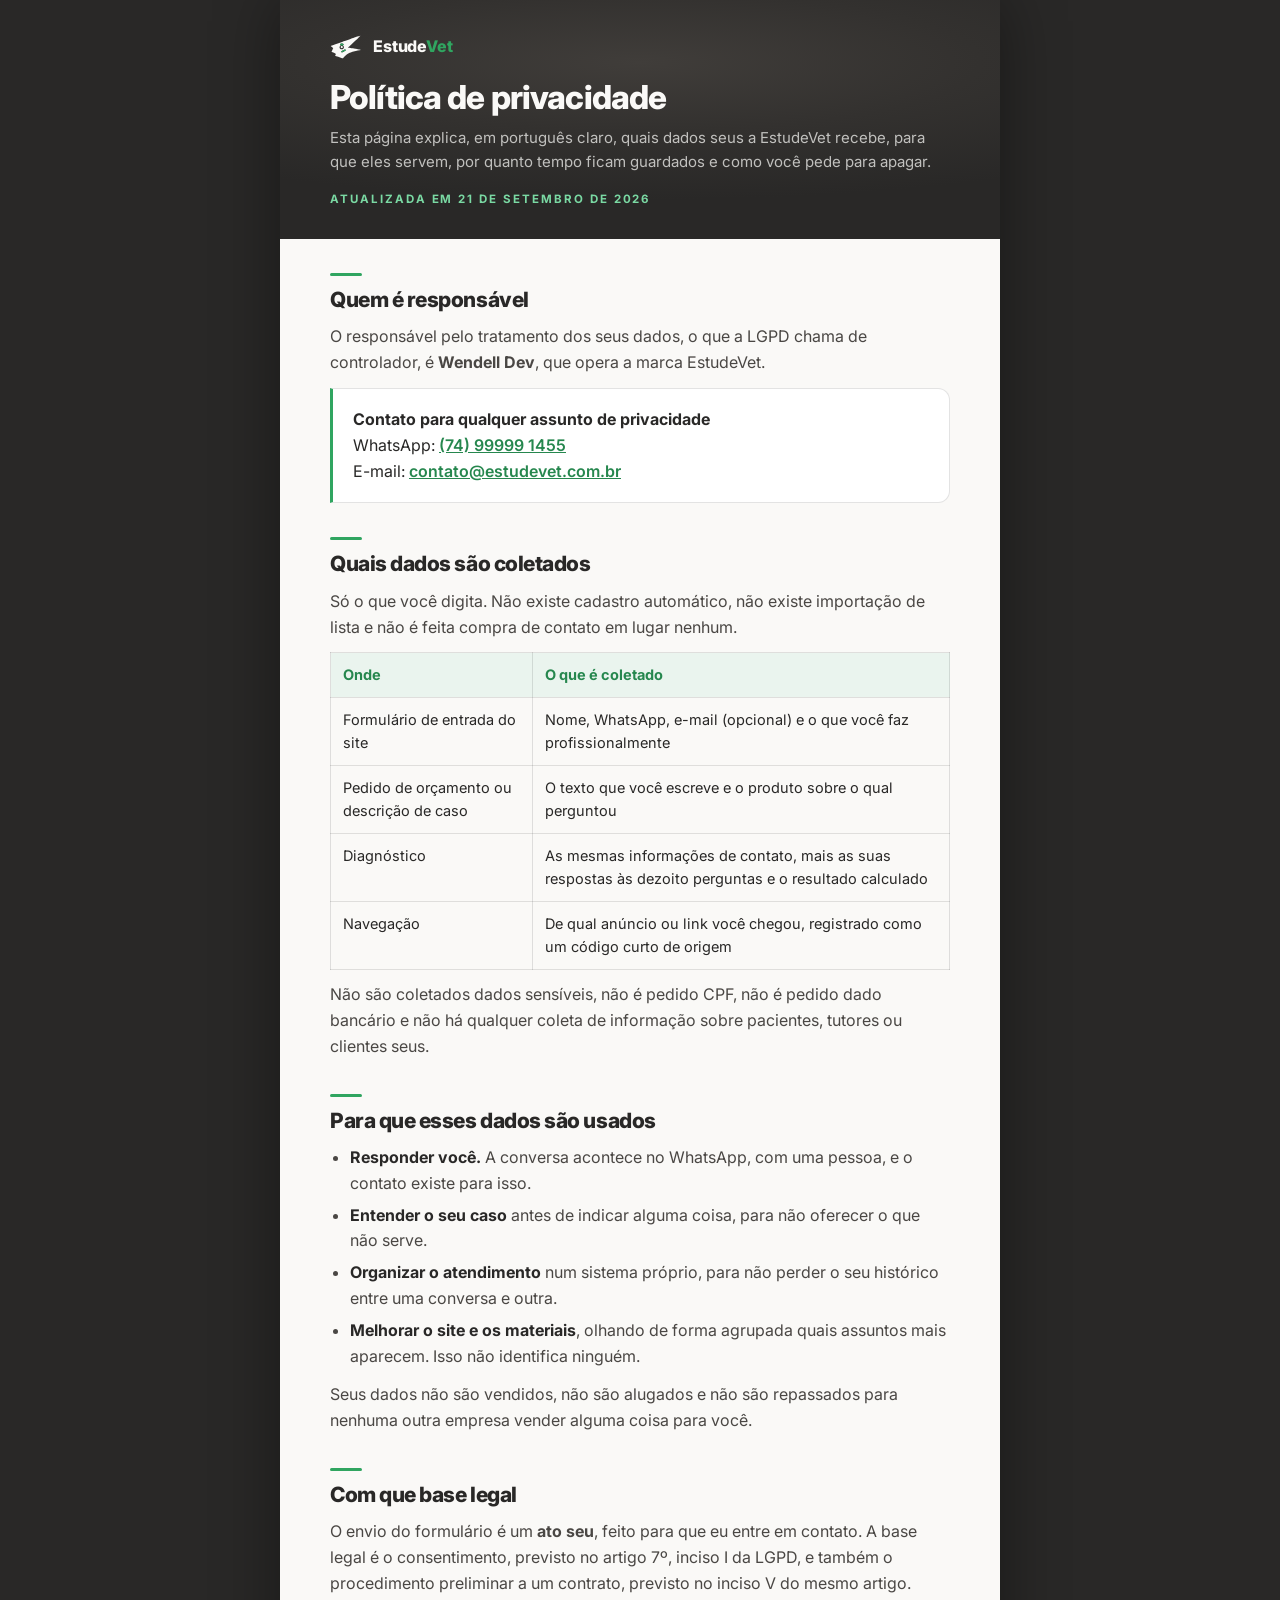
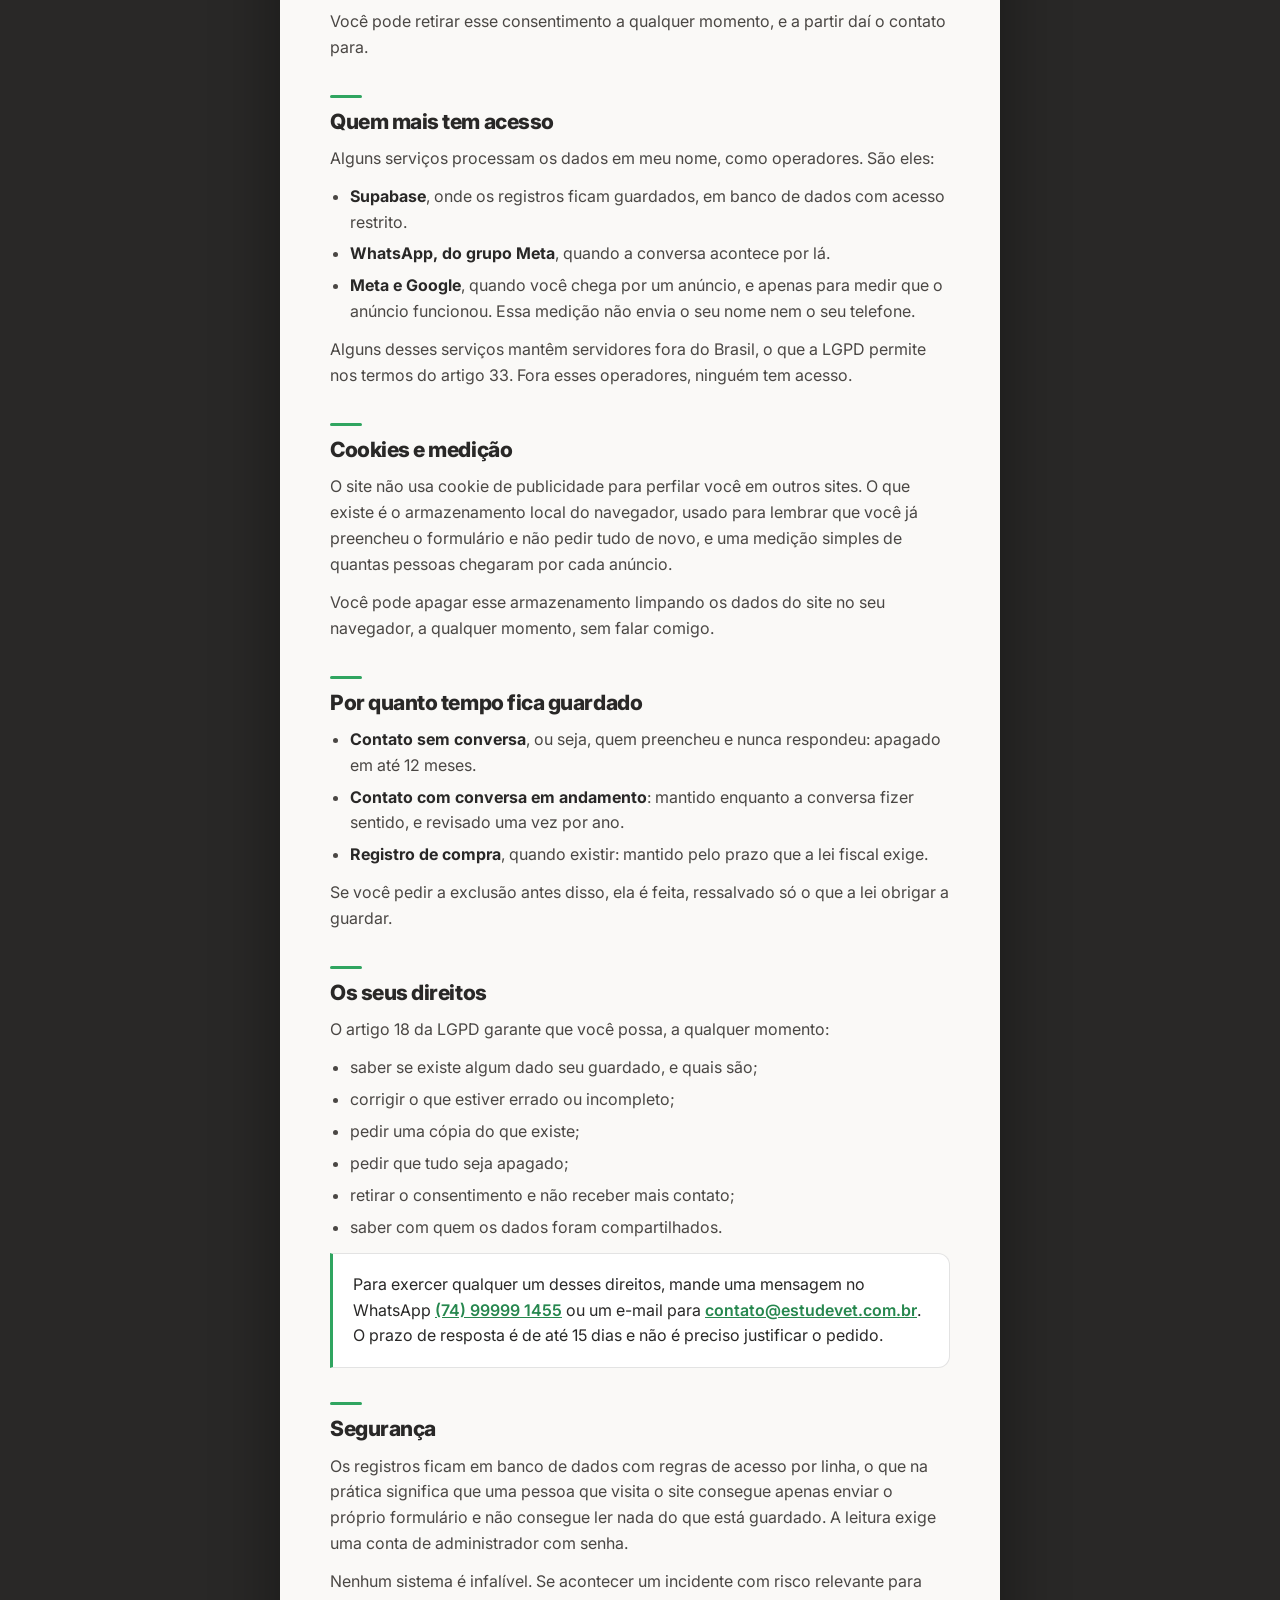
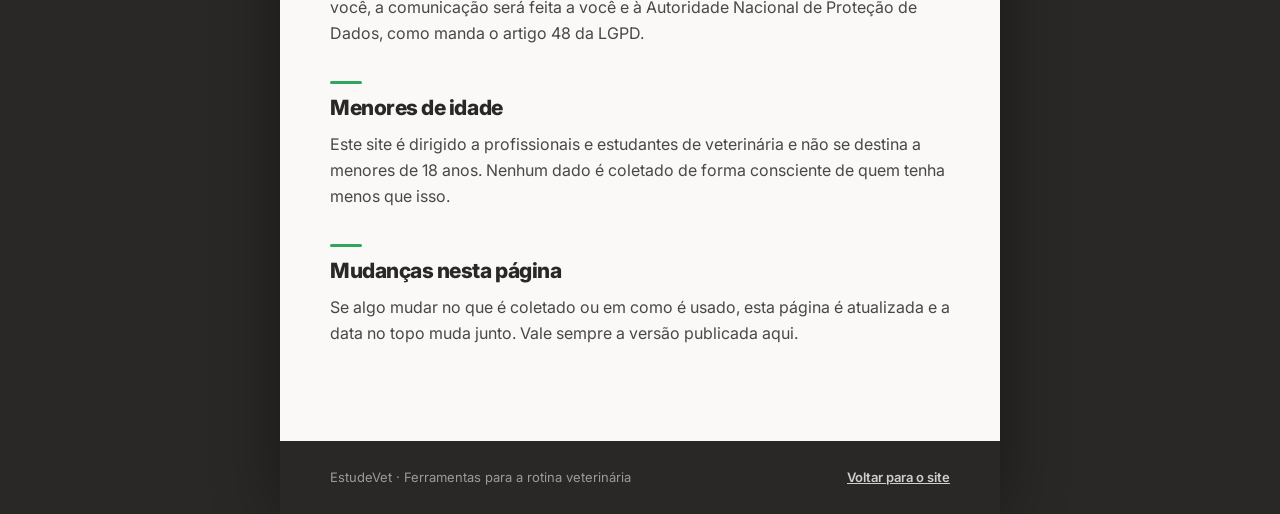
<file: privacidade/index.html>
<!DOCTYPE html>
<html lang="pt-BR">
<head>
<meta charset="utf-8">
<meta name="viewport" content="width=device-width, initial-scale=1">
<title>Política de privacidade · EstudeVet</title>
<meta name="description" content="Como a EstudeVet trata os dados que você informa no site, no diagnóstico e no WhatsApp.">
<meta name="theme-color" content="#292827">
<link rel="icon" href="/assets/favicon-64.png">
<link rel="preconnect" href="https://fonts.googleapis.com">
<link rel="preconnect" href="https://fonts.gstatic.com" crossorigin>
<link href="https://fonts.googleapis.com/css2?family=Inter:wght@400;600;700;800&display=swap" rel="stylesheet">
<style>
:root{
  --grafite:#292827; --grafite-2:#33312f; --grafite-3:#403d3a;
  --verde:#30a560; --verde-2:#26874e; --verde-3:#7ad9a3;
  --papel:#faf9f7; --papel-2:#efece8;
  --tinta:#292827; --tinta-2:#4a4744; --apoio:#7f7a74;
  --linha:rgba(41,40,39,.13);
  --sans:"Inter",-apple-system,BlinkMacSystemFont,"Segoe UI",Roboto,Arial,sans-serif;
}
*{box-sizing:border-box;margin:0;padding:0}
body{background:var(--grafite);font-family:var(--sans);color:var(--tinta);
  font-size:16px;line-height:1.62;-webkit-font-smoothing:antialiased}
.wrap{max-width:720px;margin:0 auto;background:var(--papel);min-height:100vh;
  box-shadow:0 0 60px rgba(0,0,0,.4)}
.topo{background:var(--grafite);color:var(--papel);padding:34px 22px 30px;
  background-image:radial-gradient(118% 72% at 50% 26%, var(--grafite-3) 0%, var(--grafite-2) 40%, var(--grafite) 80%)}
.in{max-width:620px;margin:0 auto}
.marca{display:flex;align-items:center;gap:11px;margin:0 0 20px}
.marca svg{width:32px;height:24px;flex:0 0 auto}
.marca b{font-size:16px;font-weight:800;letter-spacing:-.01em}
.marca b i{font-style:normal;color:var(--verde)}
.topo h1{font-size:33px;line-height:1.08;font-weight:800;letter-spacing:-.026em;margin:0 0 10px}
.topo p{color:rgba(250,249,247,.72);font-size:15px}
.topo .data{margin-top:16px;font-size:11.5px;letter-spacing:.17em;text-transform:uppercase;
  color:var(--verde-3);font-weight:700}
main{padding:34px 22px 60px}
main .in>section{margin-bottom:34px}
h2{font-size:21px;font-weight:800;letter-spacing:-.022em;margin:0 0 12px;line-height:1.2}
h2::before{content:"";display:block;width:32px;height:3px;background:var(--verde);
  border-radius:2px;margin-bottom:11px}
p{margin:0 0 12px;color:var(--tinta-2)}
p:last-child{margin-bottom:0}
ul{margin:0 0 12px;padding-left:20px;color:var(--tinta-2)}
li{margin:6px 0}
li b{color:var(--tinta)}
a{color:var(--verde-2);font-weight:600}
.caixa{background:#fff;border:1px solid var(--linha);border-left:3px solid var(--verde);
  border-radius:0 12px 12px 0;padding:18px 20px}
.caixa p{color:var(--tinta)}
table{width:100%;border-collapse:collapse;font-size:14.5px;margin:0 0 12px;display:block;overflow-x:auto}
th,td{border:1px solid var(--linha);padding:10px 12px;text-align:left;vertical-align:top}
th{background:#eaf4ee;color:var(--verde-2);font-weight:700;white-space:nowrap}
.pe{background:var(--grafite);color:rgba(250,249,247,.55);padding:26px 22px;font-size:13px}
.pe a{color:rgba(250,249,247,.8)}
.pe .in{display:flex;flex-wrap:wrap;gap:8px 18px;justify-content:space-between}
@media(max-width:520px){.topo h1{font-size:28px}h2{font-size:19px}}
</style>
</head>
<body>
<div class="wrap">

  <header class="topo"><div class="in">
    <div class="marca">
      <svg viewBox="0 0 580 440" role="img" aria-label="EstudeVet"><g transform="translate(0,440.0) scale(0.1,-0.1)" fill="#faf9f7"><path d="M5139 4156 c-200 -68 -449 -154 -554 -191 -206 -73 -439 -154 -860 -300 -1432 -496 -1807 -629 -2619 -935 -806 -304 -979 -369 -983 -374 -3 -3 381 -296 434 -331 1 0 -67 -160 -153 -355 -85 -194 -153 -358 -151 -364 3 -6 22 -17 43 -25 156 -55 644 -257 663 -274 85 -78 78 -237 -15 -337 -25 -27 -41 -51 -36 -54 19 -12 376 -151 557 -218 213 -78 503 -175 716 -239 l142 -42 31 35 c17 19 63 72 101 118 93 110 258 274 375 372 177 149 499 374 636 445 347 180 873 345 1414 442 235 42 287 49 549 70 128 11 238 24 243 29 16 16 -57 59 -145 87 -85 27 -333 75 -667 130 -202 32 -1184 174 -1460 210 -69 9 -132 19 -140 21 -11 4 -3 17 31 47 25 23 201 186 390 362 189 176 425 394 524 485 674 614 992 922 1198 1159 112 129 128 151 109 151 -5 0 -173 -56 -373 -124z m-2881 -1317 c65 -13 150 -65 179 -108 27 -39 30 -89 8 -131 -14 -28 -80 -79 -119 -94 -16 -5 -12 -11 28 -38 97 -64 169 -196 169 -313 1 -211 -179 -385 -400 -387 -120 -1 -215 37 -296 119 -176 177 -143 455 71 594 l44 28 -29 14 c-70 37 -108 109 -91 173 15 58 100 123 185 143 54 13 193 13 251 0z m549 -1163 c30 -54 53 -99 51 -101 -6 -5 -496 -274 -605 -333 -62 -33 -115 -57 -117 -54 -23 38 -107 204 -105 206 2 2 121 68 264 146 143 79 298 165 345 192 47 26 91 47 98 45 8 -1 38 -46 69 -101z"/><path d="M2035 2361 c-147 -66 -152 -281 -10 -355 54 -28 147 -29 194 -1 56 33 93 87 99 144 7 72 -5 117 -41 158 -61 69 -160 92 -242 54z"/></g><g transform="translate(0,440.0) scale(0.1,-0.1)" fill="#30a560"><path d="M2040 2846 c-82 -15 -154 -51 -191 -95 -74 -91 -38 -179 101 -245 62 -29 71 -31 185 -31 145 1 215 23 283 90 38 39 42 47 42 94 0 44 -5 56 -36 91 -47 51 -126 88 -216 100 -87 11 -86 11 -168 -4z"/><path d="M2575 1698 c-88 -49 -247 -137 -352 -195 -106 -58 -193 -109 -193 -113 0 -8 70 -145 97 -188 l14 -23 77 42 c214 115 628 343 636 350 8 7 -100 220 -112 218 -4 -1 -79 -41 -167 -91z"/></g></svg>
      <b>Estude<i>Vet</i></b>
    </div>
    <h1>Política de privacidade</h1>
    <p>Esta página explica, em português claro, quais dados seus a EstudeVet recebe, para que eles servem, por quanto tempo ficam guardados e como você pede para apagar.</p>
    <p class="data">Atualizada em 21 de setembro de 2026</p>
  </div></header>

  <main><div class="in">

    <section>
      <h2>Quem é responsável</h2>
      <p>O responsável pelo tratamento dos seus dados, o que a LGPD chama de controlador, é <b>Wendell Dev</b>, que opera a marca EstudeVet.</p>
      <div class="caixa">
        <p><b>Contato para qualquer assunto de privacidade</b><br>
        WhatsApp: <a href="https://wa.me/5574999991455" target="_blank" rel="noopener">(74) 99999 1455</a><br>
        E-mail: <a href="mailto:contato@estudevet.com.br">contato@estudevet.com.br</a></p>
      </div>
    </section>

    <section>
      <h2>Quais dados são coletados</h2>
      <p>Só o que você digita. Não existe cadastro automático, não existe importação de lista e não é feita compra de contato em lugar nenhum.</p>
      <table>
        <tr><th>Onde</th><th>O que é coletado</th></tr>
        <tr><td>Formulário de entrada do site</td><td>Nome, WhatsApp, e-mail (opcional) e o que você faz profissionalmente</td></tr>
        <tr><td>Pedido de orçamento ou descrição de caso</td><td>O texto que você escreve e o produto sobre o qual perguntou</td></tr>
        <tr><td>Diagnóstico</td><td>As mesmas informações de contato, mais as suas respostas às dezoito perguntas e o resultado calculado</td></tr>
        <tr><td>Navegação</td><td>De qual anúncio ou link você chegou, registrado como um código curto de origem</td></tr>
      </table>
      <p>Não são coletados dados sensíveis, não é pedido CPF, não é pedido dado bancário e não há qualquer coleta de informação sobre pacientes, tutores ou clientes seus.</p>
    </section>

    <section>
      <h2>Para que esses dados são usados</h2>
      <ul>
        <li><b>Responder você.</b> A conversa acontece no WhatsApp, com uma pessoa, e o contato existe para isso.</li>
        <li><b>Entender o seu caso</b> antes de indicar alguma coisa, para não oferecer o que não serve.</li>
        <li><b>Organizar o atendimento</b> num sistema próprio, para não perder o seu histórico entre uma conversa e outra.</li>
        <li><b>Melhorar o site e os materiais</b>, olhando de forma agrupada quais assuntos mais aparecem. Isso não identifica ninguém.</li>
      </ul>
      <p>Seus dados não são vendidos, não são alugados e não são repassados para nenhuma outra empresa vender alguma coisa para você.</p>
    </section>

    <section>
      <h2>Com que base legal</h2>
      <p>O envio do formulário é um <b>ato seu</b>, feito para que eu entre em contato. A base legal é o consentimento, previsto no artigo 7º, inciso I da LGPD, e também o procedimento preliminar a um contrato, previsto no inciso V do mesmo artigo.</p>
      <p>Você pode retirar esse consentimento a qualquer momento, e a partir daí o contato para.</p>
    </section>

    <section>
      <h2>Quem mais tem acesso</h2>
      <p>Alguns serviços processam os dados em meu nome, como operadores. São eles:</p>
      <ul>
        <li><b>Supabase</b>, onde os registros ficam guardados, em banco de dados com acesso restrito.</li>
        <li><b>WhatsApp, do grupo Meta</b>, quando a conversa acontece por lá.</li>
        <li><b>Meta e Google</b>, quando você chega por um anúncio, e apenas para medir que o anúncio funcionou. Essa medição não envia o seu nome nem o seu telefone.</li>
      </ul>
      <p>Alguns desses serviços mantêm servidores fora do Brasil, o que a LGPD permite nos termos do artigo 33. Fora esses operadores, ninguém tem acesso.</p>
    </section>

    <section>
      <h2>Cookies e medição</h2>
      <p>O site não usa cookie de publicidade para perfilar você em outros sites. O que existe é o armazenamento local do navegador, usado para lembrar que você já preencheu o formulário e não pedir tudo de novo, e uma medição simples de quantas pessoas chegaram por cada anúncio.</p>
      <p>Você pode apagar esse armazenamento limpando os dados do site no seu navegador, a qualquer momento, sem falar comigo.</p>
    </section>

    <section>
      <h2>Por quanto tempo fica guardado</h2>
      <ul>
        <li><b>Contato sem conversa</b>, ou seja, quem preencheu e nunca respondeu: apagado em até 12 meses.</li>
        <li><b>Contato com conversa em andamento</b>: mantido enquanto a conversa fizer sentido, e revisado uma vez por ano.</li>
        <li><b>Registro de compra</b>, quando existir: mantido pelo prazo que a lei fiscal exige.</li>
      </ul>
      <p>Se você pedir a exclusão antes disso, ela é feita, ressalvado só o que a lei obrigar a guardar.</p>
    </section>

    <section>
      <h2>Os seus direitos</h2>
      <p>O artigo 18 da LGPD garante que você possa, a qualquer momento:</p>
      <ul>
        <li>saber se existe algum dado seu guardado, e quais são;</li>
        <li>corrigir o que estiver errado ou incompleto;</li>
        <li>pedir uma cópia do que existe;</li>
        <li>pedir que tudo seja apagado;</li>
        <li>retirar o consentimento e não receber mais contato;</li>
        <li>saber com quem os dados foram compartilhados.</li>
      </ul>
      <div class="caixa">
        <p>Para exercer qualquer um desses direitos, mande uma mensagem no WhatsApp <a href="https://wa.me/5574999991455" target="_blank" rel="noopener">(74) 99999 1455</a> ou um e-mail para <a href="mailto:contato@estudevet.com.br">contato@estudevet.com.br</a>. O prazo de resposta é de até 15 dias e não é preciso justificar o pedido.</p>
      </div>
    </section>

    <section>
      <h2>Segurança</h2>
      <p>Os registros ficam em banco de dados com regras de acesso por linha, o que na prática significa que uma pessoa que visita o site consegue apenas enviar o próprio formulário e não consegue ler nada do que está guardado. A leitura exige uma conta de administrador com senha.</p>
      <p>Nenhum sistema é infalível. Se acontecer um incidente com risco relevante para você, a comunicação será feita a você e à Autoridade Nacional de Proteção de Dados, como manda o artigo 48 da LGPD.</p>
    </section>

    <section>
      <h2>Menores de idade</h2>
      <p>Este site é dirigido a profissionais e estudantes de veterinária e não se destina a menores de 18 anos. Nenhum dado é coletado de forma consciente de quem tenha menos que isso.</p>
    </section>

    <section>
      <h2>Mudanças nesta página</h2>
      <p>Se algo mudar no que é coletado ou em como é usado, esta página é atualizada e a data no topo muda junto. Vale sempre a versão publicada aqui.</p>
    </section>

  </div></main>

  <footer class="pe"><div class="in">
    <span>EstudeVet · Ferramentas para a rotina veterinária</span>
    <a href="/">Voltar para o site</a>
  </div></footer>

</div>
</body>
</html>
</file>
